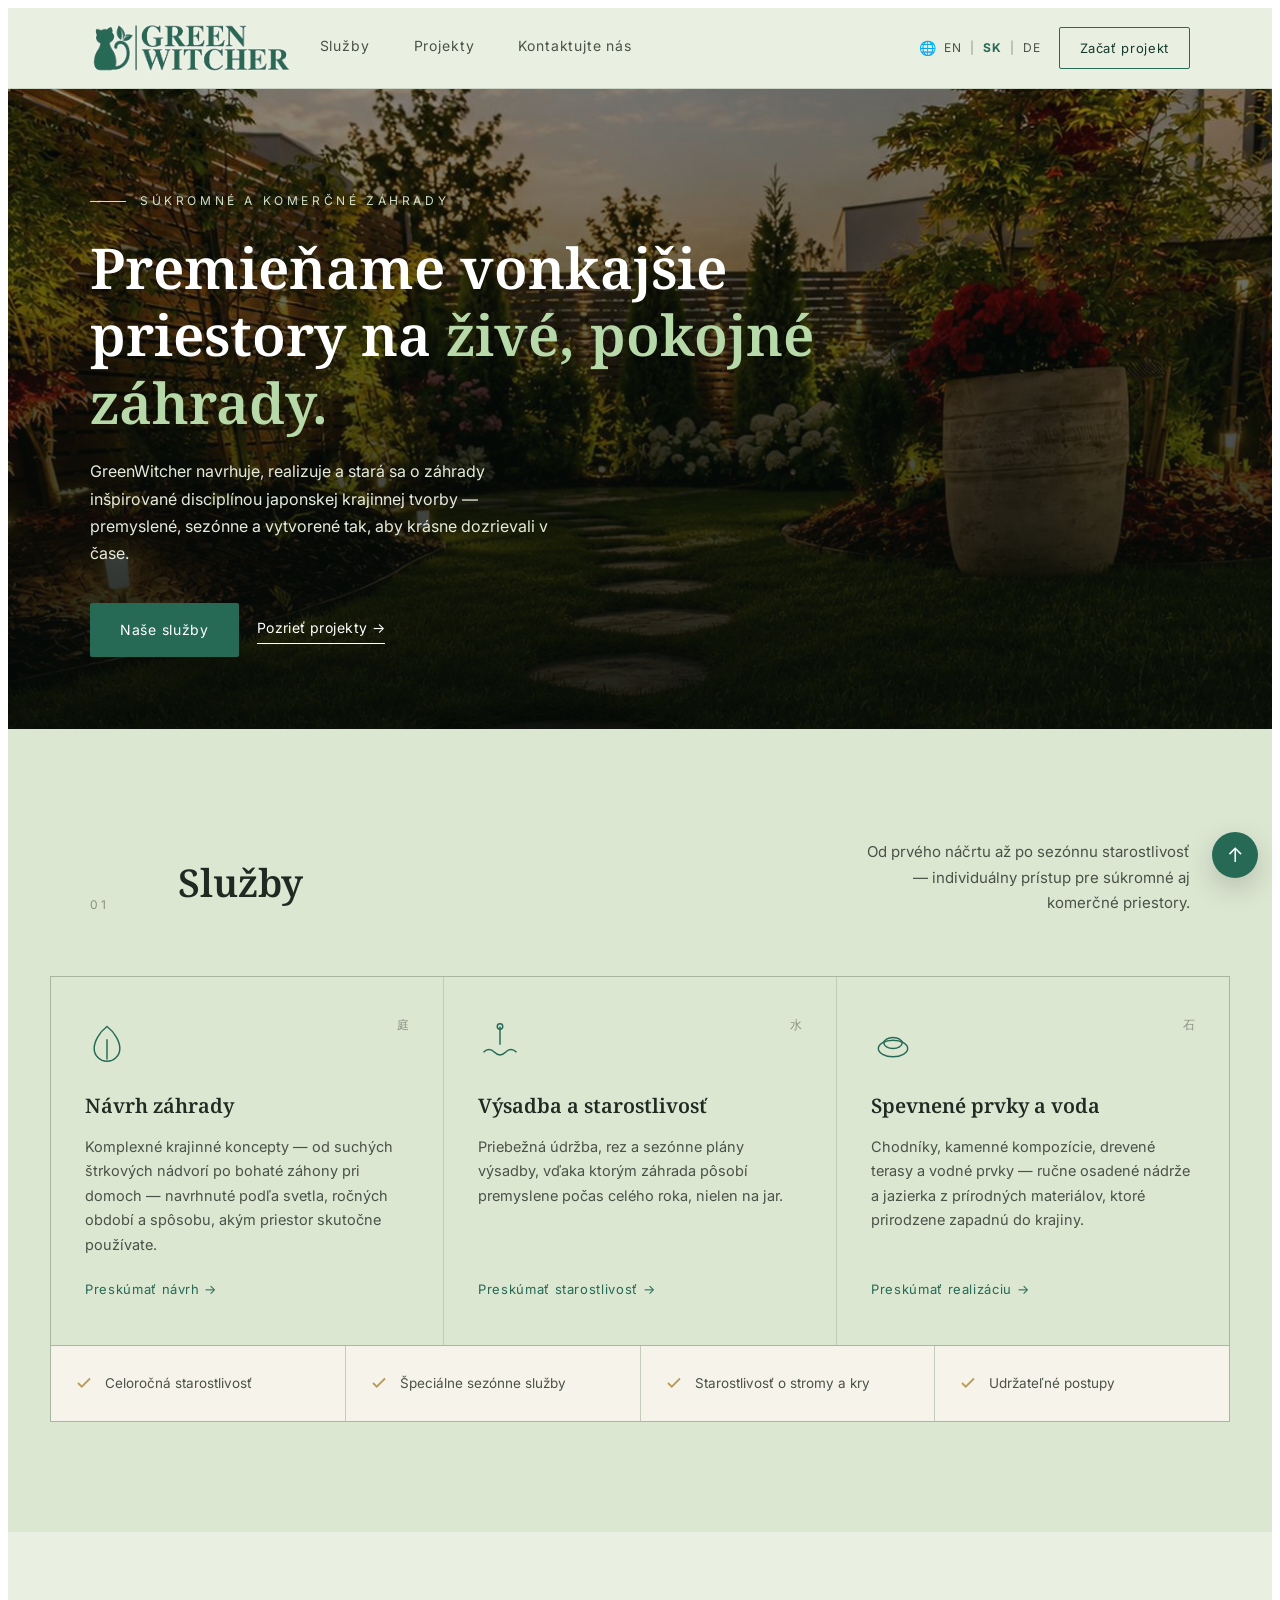
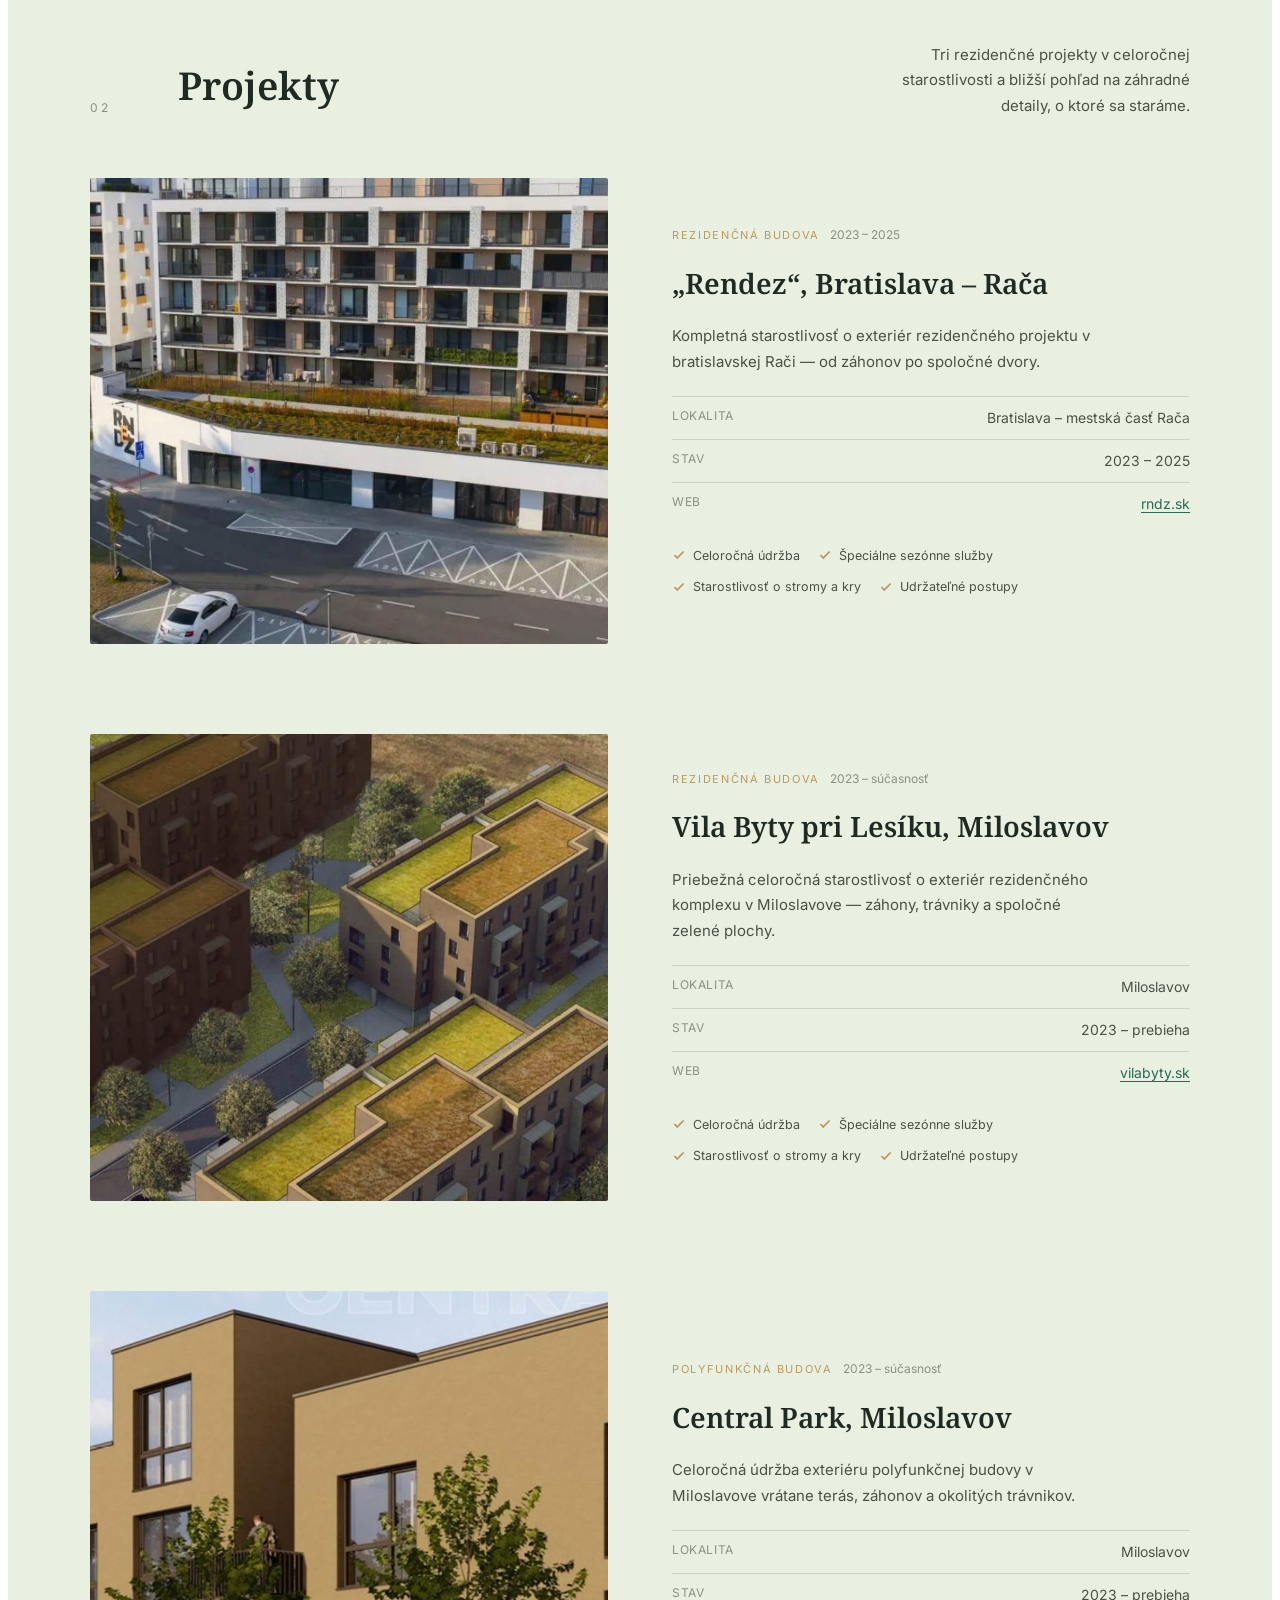
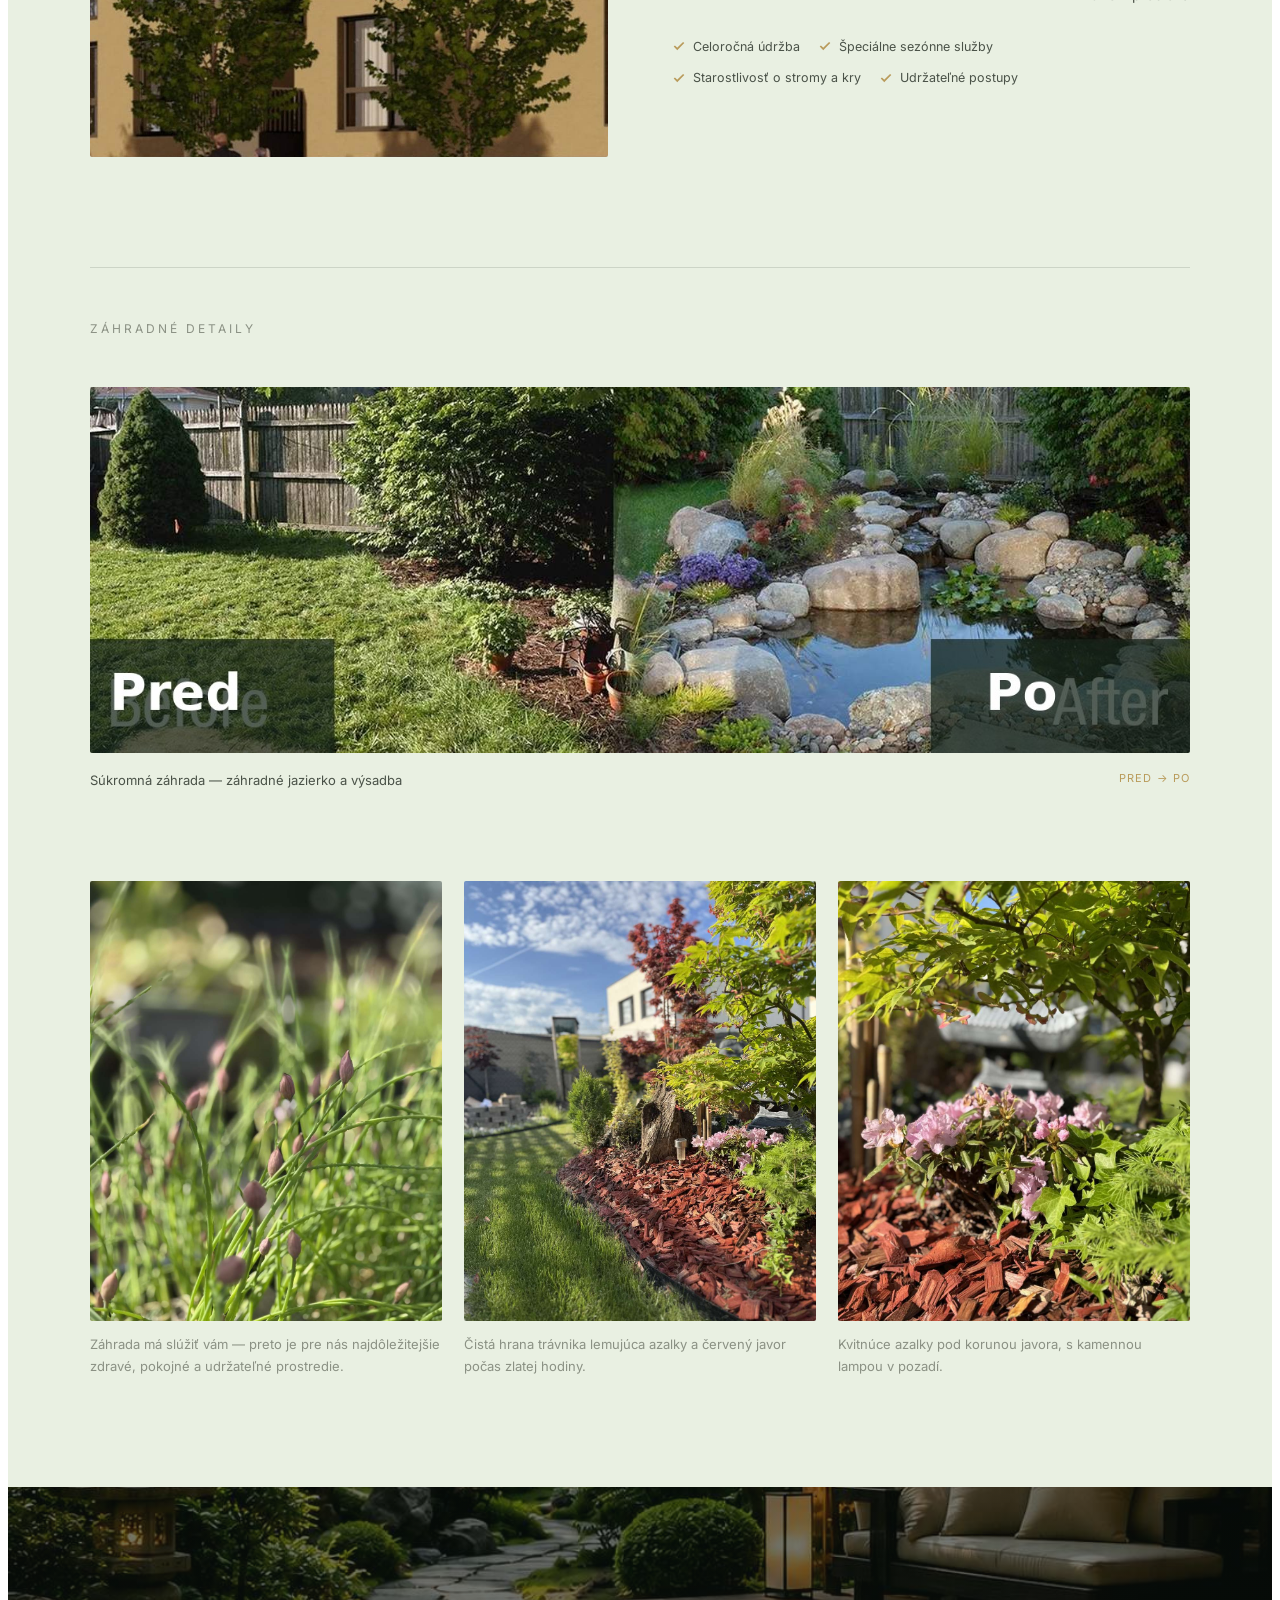
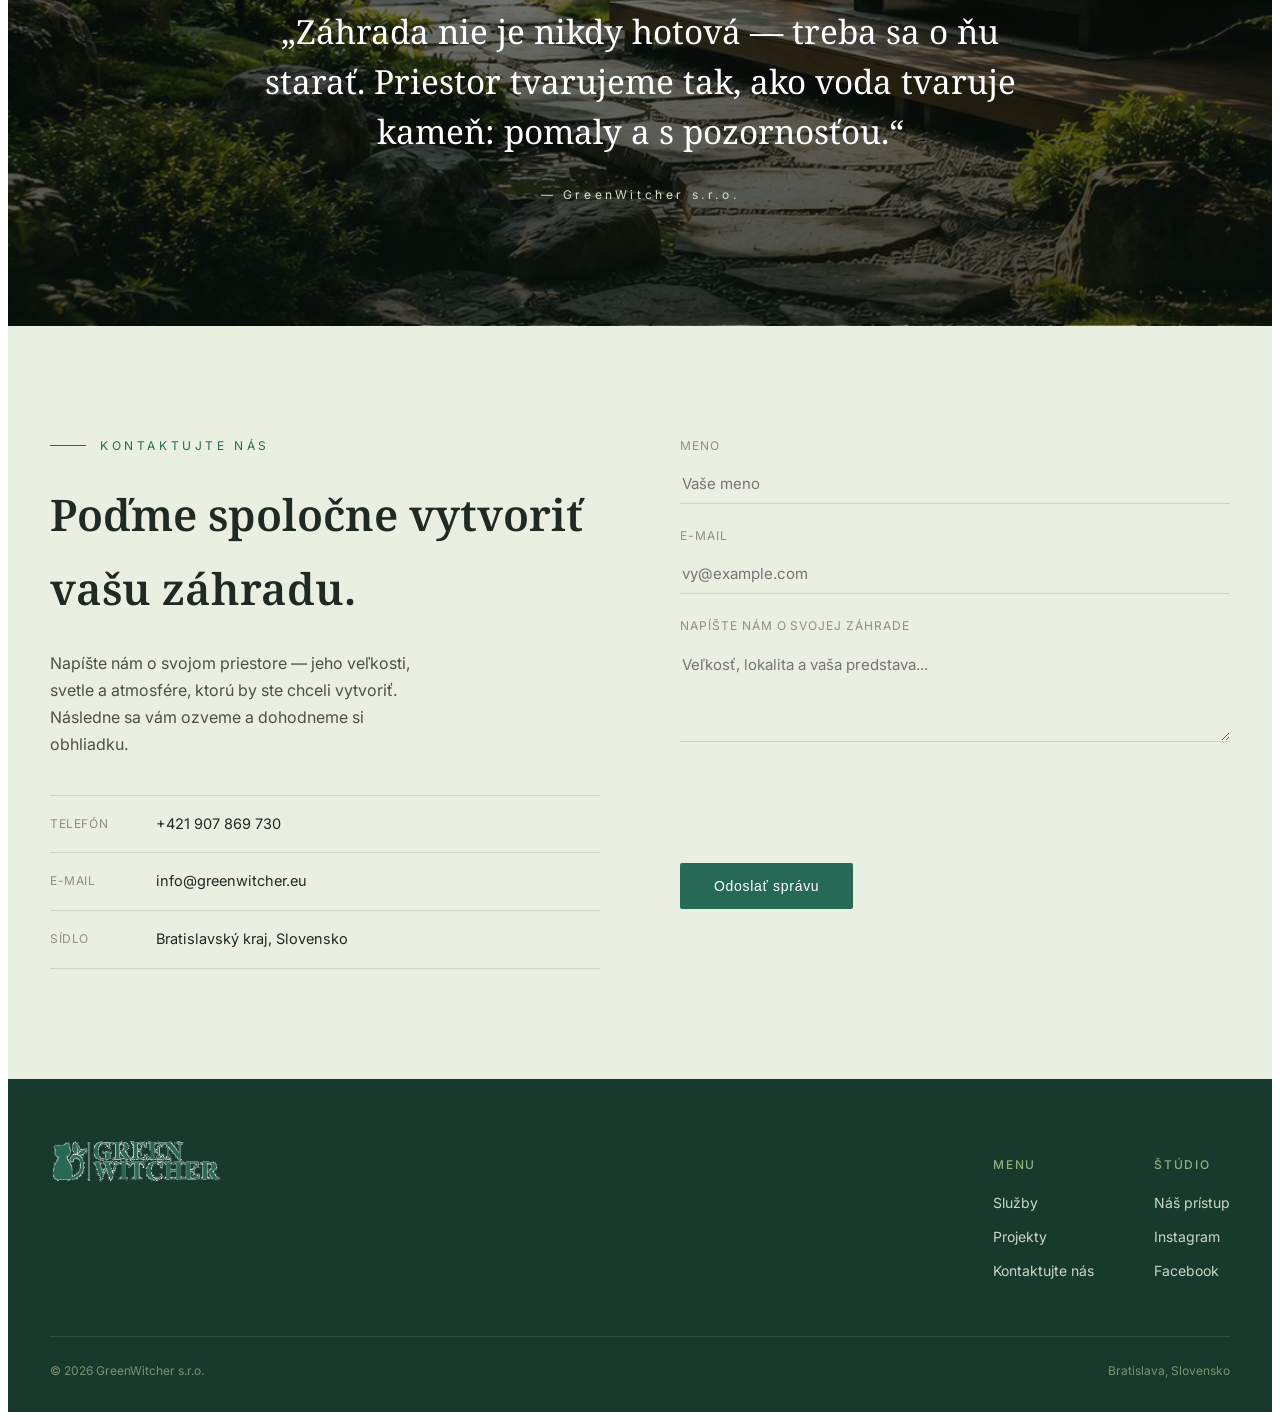
<file: index.html>
<!DOCTYPE html>
<html lang="sk">
<head>
<meta charset="UTF-8">
<meta name="viewport" content="width=device-width, initial-scale=1">
<title>GreenWitcher — Z&#225;hrady v japonskom duchu</title>
<meta name="description" content="GreenWitcher navrhuje, realizuje a star&#225; sa o s&#250;kromn&#233; a komer&#269;n&#233; z&#225;hrady na Slovensku.">
<link rel="preconnect" href="https://fonts.googleapis.com">
<link href="https://fonts.googleapis.com/css2?family=Inter:wght@300;400;500;600;700;800&family=Noto+Serif:wght@400;500;600;700;800&display=swap" rel="stylesheet">
<link rel="stylesheet" href="assets/css/style.css">
<script src="https://challenges.cloudflare.com/turnstile/v0/api.js" async defer></script>
</head>
<body>
<div class="gw-page" id="top">
<header>
  <div class="nav">
    <a href="#" class="logo"><img src="assets/images/gw-image-03.png" alt="GreenWitcher"></a>
    <nav class="menu">
      <a href="#services">Slu&#382;by</a>
      <a href="#projects">Projekty</a>
      <a href="#contact">Kontaktujte n&#225;s</a>
    </nav>
    <div class="nav-right">
      <div class="lang-switcher" aria-label="V&#253;ber jazyka">
        <span class="globe">&#127760;</span>
        <a href="/en/">EN</a>
        <span>|</span>
        <a href="/" class="active">SK</a>
        <span>|</span>
        <a href="/de/">DE</a>
      </div>
      <a href="#contact" class="nav-cta">Za&#269;a&#357; projekt</a>
    </div>
  </div>
</header>

<section class="hero">
  <div class="hero-inner">
    <div class="hero-eyebrow"><span class="rule"></span> S&#218;KROMN&#201; A KOMER&#268;N&#201; Z&#193;HRADY</div>
    <h1>Premie&#328;ame vonkaj&#353;ie priestory na <em>&#382;iv&#233;, pokojn&#233; z&#225;hrady.</em></h1>
    <p class="lede">GreenWitcher navrhuje, realizuje a star&#225; sa o z&#225;hrady in&#353;pirovan&#233; discipl&#237;nou japonskej krajinnej tvorby &#8212; premyslen&#233;, sez&#243;nne a vytvoren&#233; tak, aby kr&#225;sne dozrievali v &#269;ase.</p>
    <div class="hero-actions">
      <a href="#services" class="btn-primary">Na&#353;e slu&#382;by</a>
      <a href="#projects" class="btn-ghost">Pozrie&#357; projekty &#8594;</a>
    </div>
  </div>
</section>

<section class="services section-pad" id="services">
  <div class="wrap">
    <div class="section-head">
      <div class="num">01</div>
      <h2>Slu&#382;by</h2>
      <div class="desc">Od prv&#233;ho n&#225;&#269;rtu a&#382; po sez&#243;nnu starostlivos&#357; &#8212; individu&#225;lny pr&#237;stup pre s&#250;kromn&#233; aj komer&#269;n&#233; priestory.</div>
    </div>
  </div>
  <div class="service-grid">
    <div class="service-card">
      <span class="mark">&#24237;</span>
      <svg class="icon" viewBox="0 0 48 48" fill="none" stroke="currentColor" stroke-width="1.6"><path d="M24 6c-8 6-14 16-14 24a14 14 0 0 0 28 0c0-8-6-18-14-24z"/><path d="M24 20v22"/></svg>
      <h3>N&#225;vrh z&#225;hrady</h3>
      <p>Komplexn&#233; krajinn&#233; koncepty &#8212; od such&#253;ch &#353;trkov&#253;ch n&#225;dvor&#237; po bohat&#233; z&#225;hony pri domoch &#8212; navrhnut&#233; pod&#318;a svetla, ro&#269;n&#253;ch obdob&#237; a sp&#244;sobu, ak&#253;m priestor skuto&#269;ne pou&#382;&#237;vate.</p>
      <a href="#" class="go">Presk&#250;ma&#357; n&#225;vrh &#8594;</a>
    </div>
    <div class="service-card">
      <span class="mark">&#27700;</span>
      <svg class="icon" viewBox="0 0 48 48" fill="none" stroke="currentColor" stroke-width="1.6"><path d="M6 34c4-4 8-4 12 0s8 4 12 0 8-4 12 0"/><path d="M24 6v20"/><circle cx="24" cy="6" r="3"/></svg>
      <h3>V&#253;sadba a starostlivos&#357;</h3>
      <p>Priebe&#382;n&#225; &#250;dr&#382;ba, rez a sez&#243;nne pl&#225;ny v&#253;sadby, v&#271;aka ktor&#253;m z&#225;hrada p&#244;sob&#237; premyslene po&#269;as cel&#233;ho roka, nielen na jar.</p>
      <a href="#" class="go">Presk&#250;ma&#357; starostlivos&#357; &#8594;</a>
    </div>
    <div class="service-card">
      <span class="mark">&#30707;</span>
      <svg class="icon" viewBox="0 0 48 48" fill="none" stroke="currentColor" stroke-width="1.6"><ellipse cx="24" cy="30" rx="16" ry="9"/><ellipse cx="24" cy="24" rx="10" ry="6"/></svg>
      <h3>Spevnen&#233; prvky a voda</h3>
      <p>Chodn&#237;ky, kamenn&#233; kompoz&#237;cie, dreven&#233; terasy a vodn&#233; prvky &#8212; ru&#269;ne osaden&#233; n&#225;dr&#382;e a jazierka z pr&#237;rodn&#253;ch materi&#225;lov, ktor&#233; prirodzene zapadn&#250; do krajiny.</p>
      <a href="#" class="go">Presk&#250;ma&#357; realiz&#225;ciu &#8594;</a>
    </div>
  </div>
  <div class="checklist-row">
    <div class="check-item"><svg viewBox="0 0 24 24" fill="none" stroke="currentColor" stroke-width="2.4"><path d="M4 12l5 5L20 6"/></svg> Celoro&#269;n&#225; starostlivos&#357;</div>
    <div class="check-item"><svg viewBox="0 0 24 24" fill="none" stroke="currentColor" stroke-width="2.4"><path d="M4 12l5 5L20 6"/></svg> &#352;peci&#225;lne sez&#243;nne slu&#382;by</div>
    <div class="check-item"><svg viewBox="0 0 24 24" fill="none" stroke="currentColor" stroke-width="2.4"><path d="M4 12l5 5L20 6"/></svg> Starostlivos&#357; o stromy a kry</div>
    <div class="check-item"><svg viewBox="0 0 24 24" fill="none" stroke="currentColor" stroke-width="2.4"><path d="M4 12l5 5L20 6"/></svg> Udr&#382;ate&#318;n&#233; postupy</div>
  </div>
</section>

<section class="section-pad" id="projects">
  <div class="wrap">
    <div class="section-head">
      <div class="num">02</div>
      <h2>Projekty</h2>
      <div class="desc">Tri reziden&#269;n&#233; projekty v celoro&#269;nej starostlivosti a bli&#382;&#353;&#237; poh&#318;ad na z&#225;hradn&#233; detaily, o ktor&#233; sa star&#225;me.</div>
    </div>

    <div class="project-feature">
      <img src="assets/images/gw-image-04.jpg" alt="Rendez residential building, Bratislava">
      <div>
        <div class="project-meta"><span class="tag">Reziden&#269;n&#225; budova</span><span class="year">2023 &#8211; 2025</span></div>
        <h3>&#8222;Rendez&#8220;, Bratislava &#8211; Ra&#269;a</h3>
        <p>Kompletn&#225; starostlivos&#357; o exteri&#233;r reziden&#269;n&#233;ho projektu v bratislavskej Ra&#269;i &#8212; od z&#225;honov po spolo&#269;n&#233; dvory.</p>
        <ul class="spec-list">
          <li><span>Lokalita</span><span>Bratislava &#8211; mestsk&#225; &#269;as&#357; Ra&#269;a</span></li>
          <li><span>Stav</span><span>2023 &#8211; 2025</span></li>
          <li><span>Web</span><span><a href="http://rndz.sk/" target="_blank" rel="noopener">rndz.sk</a></span></li>
        </ul>
        <div class="feature-pills">
          <span><svg viewBox="0 0 24 24" fill="none" stroke="currentColor" stroke-width="3"><path d="M4 12l5 5L20 6"/></svg>Celoro&#269;n&#225; &#250;dr&#382;ba</span>
          <span><svg viewBox="0 0 24 24" fill="none" stroke="currentColor" stroke-width="3"><path d="M4 12l5 5L20 6"/></svg>&#352;peci&#225;lne sez&#243;nne slu&#382;by</span>
          <span><svg viewBox="0 0 24 24" fill="none" stroke="currentColor" stroke-width="3"><path d="M4 12l5 5L20 6"/></svg>Starostlivos&#357; o stromy a kry</span>
          <span><svg viewBox="0 0 24 24" fill="none" stroke="currentColor" stroke-width="3"><path d="M4 12l5 5L20 6"/></svg>Udr&#382;ate&#318;n&#233; postupy</span>
        </div>
      </div>
    </div>

    <div class="project-feature">
      <img src="assets/images/gw-image-05.jpg" alt="Vila Byty pri Les&#237;ku residential building, Miloslavov">
      <div>
        <div class="project-meta"><span class="tag">Reziden&#269;n&#225; budova</span><span class="year">2023 &#8211; s&#250;&#269;asnos&#357;</span></div>
        <h3>Vila Byty pri Les&#237;ku, Miloslavov</h3>
        <p>Priebe&#382;n&#225; celoro&#269;n&#225; starostlivos&#357; o exteri&#233;r reziden&#269;n&#233;ho komplexu v Miloslavove &#8212; z&#225;hony, tr&#225;vniky a spolo&#269;n&#233; zelen&#233; plochy.</p>
        <ul class="spec-list">
          <li><span>Lokalita</span><span>Miloslavov</span></li>
          <li><span>Stav</span><span>2023 &#8211; prebieha</span></li>
          <li><span>Web</span><span><a href="https://vilabyty.sk/" target="_blank" rel="noopener">vilabyty.sk</a></span></li>
        </ul>
        <div class="feature-pills">
          <span><svg viewBox="0 0 24 24" fill="none" stroke="currentColor" stroke-width="3"><path d="M4 12l5 5L20 6"/></svg>Celoro&#269;n&#225; &#250;dr&#382;ba</span>
          <span><svg viewBox="0 0 24 24" fill="none" stroke="currentColor" stroke-width="3"><path d="M4 12l5 5L20 6"/></svg>&#352;peci&#225;lne sez&#243;nne slu&#382;by</span>
          <span><svg viewBox="0 0 24 24" fill="none" stroke="currentColor" stroke-width="3"><path d="M4 12l5 5L20 6"/></svg>Starostlivos&#357; o stromy a kry</span>
          <span><svg viewBox="0 0 24 24" fill="none" stroke="currentColor" stroke-width="3"><path d="M4 12l5 5L20 6"/></svg>Udr&#382;ate&#318;n&#233; postupy</span>
        </div>
      </div>
    </div>

    <div class="project-feature">
      <img src="assets/images/gw-image-06.jpg" alt="Central Park Miloslavov polyfunctional building">
      <div>
        <div class="project-meta"><span class="tag">Polyfunk&#269;n&#225; budova</span><span class="year">2023 &#8211; s&#250;&#269;asnos&#357;</span></div>
        <h3>Central Park, Miloslavov</h3>
        <p>Celoro&#269;n&#225; &#250;dr&#382;ba exteri&#233;ru polyfunk&#269;nej budovy v Miloslavove vr&#225;tane ter&#225;s, z&#225;honov a okolit&#253;ch tr&#225;vnikov.</p>
        <ul class="spec-list">
          <li><span>Lokalita</span><span>Miloslavov</span></li>
          <li><span>Stav</span><span>2023 &#8211; prebieha</span></li>
        </ul>
        <div class="feature-pills">
          <span><svg viewBox="0 0 24 24" fill="none" stroke="currentColor" stroke-width="3"><path d="M4 12l5 5L20 6"/></svg>Celoro&#269;n&#225; &#250;dr&#382;ba</span>
          <span><svg viewBox="0 0 24 24" fill="none" stroke="currentColor" stroke-width="3"><path d="M4 12l5 5L20 6"/></svg>&#352;peci&#225;lne sez&#243;nne slu&#382;by</span>
          <span><svg viewBox="0 0 24 24" fill="none" stroke="currentColor" stroke-width="3"><path d="M4 12l5 5L20 6"/></svg>Starostlivos&#357; o stromy a kry</span>
          <span><svg viewBox="0 0 24 24" fill="none" stroke="currentColor" stroke-width="3"><path d="M4 12l5 5L20 6"/></svg>Udr&#382;ate&#318;n&#233; postupy</span>
        </div>
      </div>
    </div>

    <div style="margin:20px 0 46px; padding-top:46px; border-top:1px solid var(--stone-line);">
      <span style="font-size:12px; letter-spacing:0.25em; text-transform:uppercase; color:var(--stone);">Z&#225;hradn&#233; detaily</span>
    </div>

    <div class="pond-banner">
      <img src="assets/images/gw-image-07-sk.jpg" alt="Pond before and after transformation">
      <div class="cap">
        <span>S&#250;kromn&#225; z&#225;hrada &#8212; z&#225;hradn&#233; jazierko a v&#253;sadba</span>
        <span class="tag">Pred &#8594; Po</span>
      </div>
    </div>

    <div class="gallery-grid">
      <figure>
        <img src="assets/images/gw-image-08.jpg" alt="Planting bed with stone lantern and Japanese maple">
        <figcaption>Z&#225;hrada m&#225; sl&#250;&#382;i&#357; v&#225;m &#8212; preto je pre n&#225;s najd&#244;le&#382;itej&#353;ie zdrav&#233;, pokojn&#233; a udr&#382;ate&#318;n&#233; prostredie.</figcaption>
      </figure>
      <figure>
        <img src="assets/images/gw-image-09.jpg" alt="Lawn edge with azaleas at golden hour">
        <figcaption>&#268;ist&#225; hrana tr&#225;vnika lemuj&#250;ca azalky a &#269;erven&#253; javor po&#269;as zlatej hodiny.</figcaption>
      </figure>
      <figure>
        <img src="assets/images/gw-image-10.jpg" alt="Azalea blooms beneath a Japanese maple with stone lantern">
        <figcaption>Kvitn&#250;ce azalky pod korunou javora, s kamennou lampou v pozad&#237;.</figcaption>
      </figure>
    </div>
  </div>
</section>

<section class="philosophy">
  <p class="quote">&#8222;Z&#225;hrada nie je nikdy hotov&#225; &#8212; treba sa o &#328;u stara&#357;. Priestor tvarujeme tak, ako voda tvaruje kame&#328;: pomaly a s pozornos&#357;ou.&#8220;</p>
  <div class="signoff">&#8212; GreenWitcher s.r.o.</div>
</section>

<section class="section-pad" id="contact">
  <div class="contact-grid">
    <div class="contact-info">
      <div class="hero-eyebrow" style="color:var(--brand)"><span class="rule" style="background:var(--brand)"></span> KONTAKTUJTE N&#193;S</div>
      <h2>Po&#271;me spolo&#269;ne vytvori&#357; va&#353;u z&#225;hradu.</h2>
      <p>Nap&#237;&#353;te n&#225;m o svojom priestore &#8212; jeho ve&#318;kosti, svetle a atmosf&#233;re, ktor&#250; by ste chceli vytvori&#357;. N&#225;sledne sa v&#225;m ozveme a dohodneme si obhliadku.</p>
      <div class="info-line"><span class="label">Telef&#243;n</span><span>+421 907 869 730</span></div>
      <div class="info-line"><span class="label">E-mail</span><span>info@greenwitcher.eu</span></div>
      <div class="info-line"><span class="label">S&#237;dlo</span><span>Bratislavsk&#253; kraj, Slovensko</span></div>
    </div>
    <form class="contact-form" data-lang="sk">
      <div class="field"><label>Meno</label><input type="text" name="name" autocomplete="name" maxlength="100" required placeholder="Vaše meno"></div>
      <div class="field"><label>E-mail</label><input type="email" name="email" autocomplete="email" maxlength="254" required placeholder="vy@example.com"></div>
      <div class="field"><label>Napíšte nám o svojej záhrade</label><textarea name="message" rows="4" minlength="10" maxlength="3000" required placeholder="Veľkosť, lokalita a vaša predstava..."></textarea></div>
      <div class="hp-field" aria-hidden="true"><label>Website<input type="text" name="website" tabindex="-1" autocomplete="off"></label></div>
      <div class="cf-turnstile" data-sitekey="0x4AAAAAAD3UXM8Ik8LOrigP" data-theme="light" aria-label="Overenie proti spamu"></div>
      <button class="submit-btn" type="submit" data-default="Odoslať správu" data-sending="Odosielam...">Odoslať správu</button>
      <p class="form-status" role="status" aria-live="polite" data-success="Ďakujeme! Vaša správa bola odoslaná. Čoskoro sa vám ozveme." data-error="Správu sa nepodarilo odoslať. Skúste to znova alebo nám napíšte na info@greenwitcher.eu."></p>
    </form>
  </div>
</section>

<footer>
  <div class="footer-top">
    <div class="footer-logo"><img src="assets/images/gw-image-11.png" alt="GreenWitcher"></div>
    <div class="footer-links">
      <div class="footer-col">
        <h4>Menu</h4>
        <a href="#services">Slu&#382;by</a>
        <a href="#projects">Projekty</a>
        <a href="#contact">Kontaktujte n&#225;s</a>
      </div>
      <div class="footer-col">
        <h4>&#352;t&#250;dio</h4>
        <a href="#">N&#225;&#353; pr&#237;stup</a>
        <a href="#">Instagram</a>
        <a href="#">Facebook</a>
      </div>
    </div>
  </div>
  <div class="footer-bottom">
    <span>&#169; 2026 GreenWitcher s.r.o.</span>
    <span>Bratislava, Slovensko</span>
  </div>
</footer>
<a href="#top" class="back-to-top" aria-label="Sp&#228;&#357; hore">&#8593;</a>
</div>

<script src="assets/js/contact-form.js" defer></script>
</body>
</html>
</file>
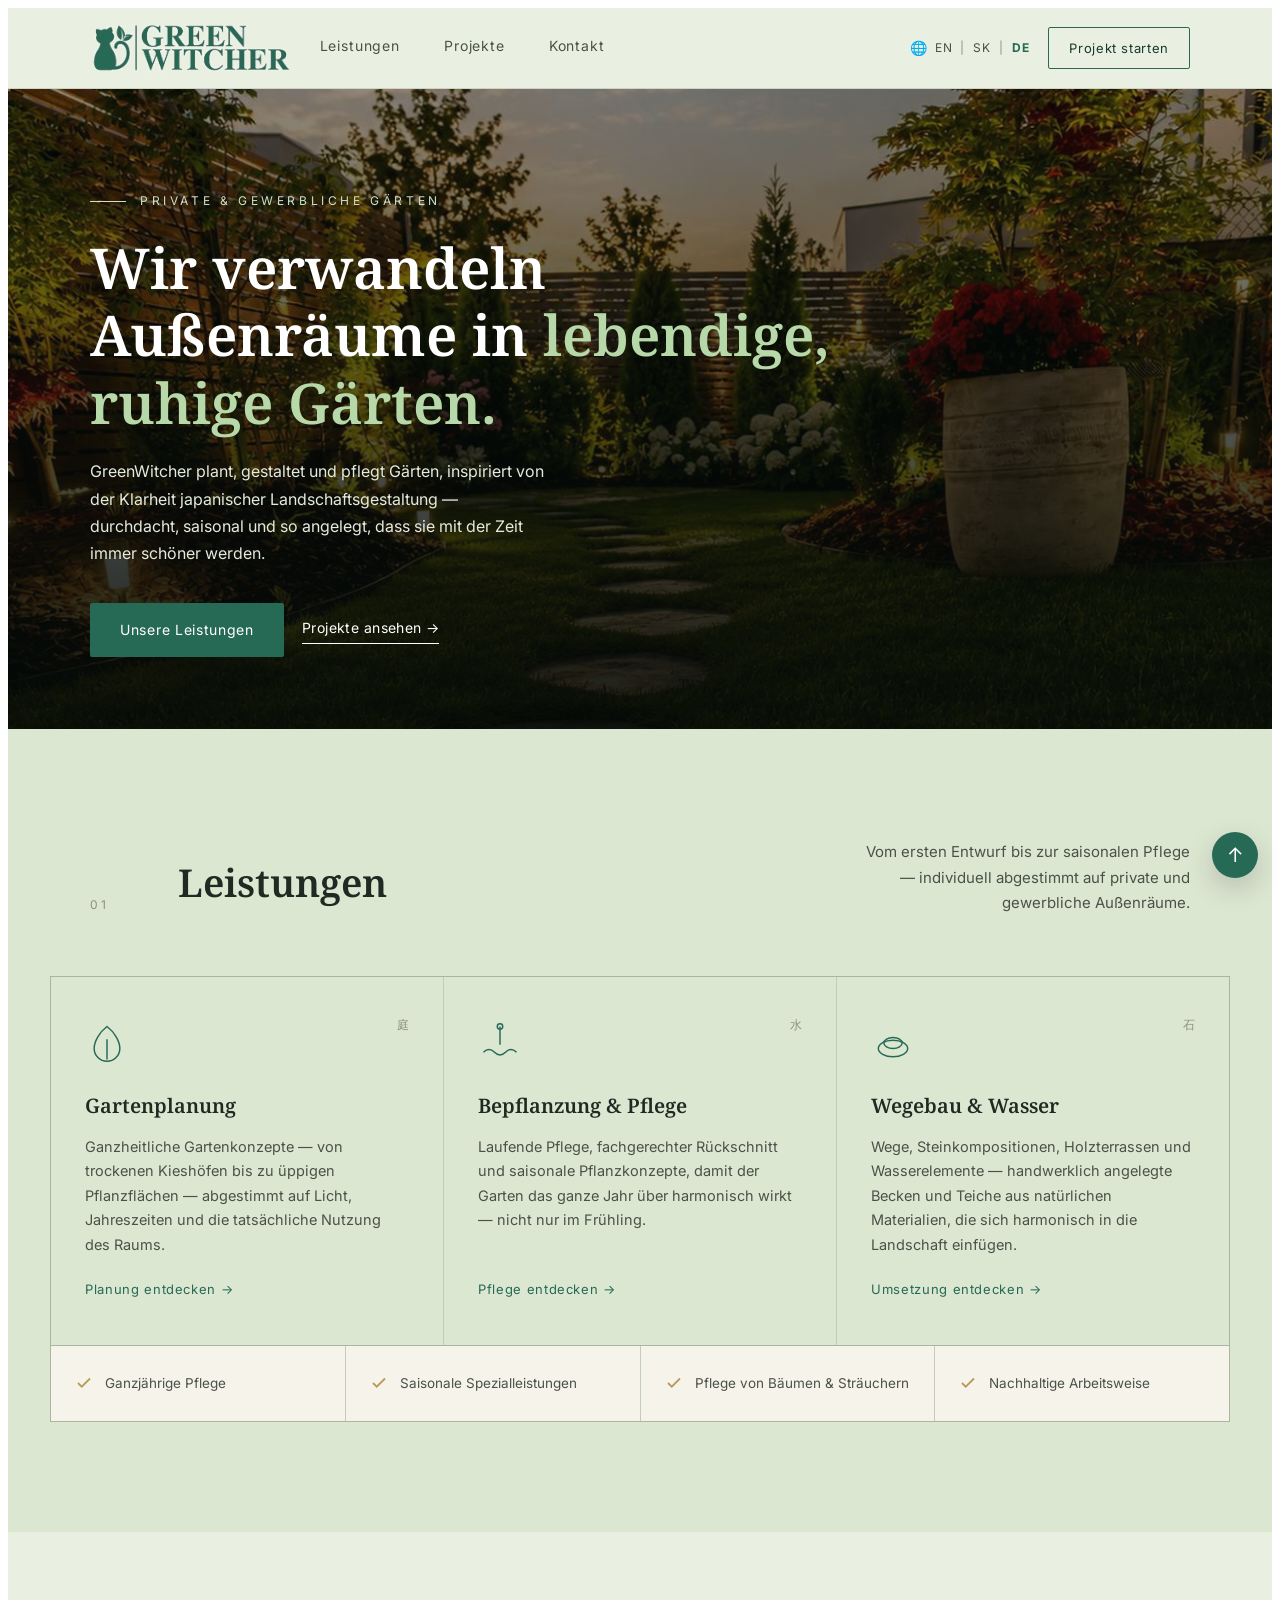
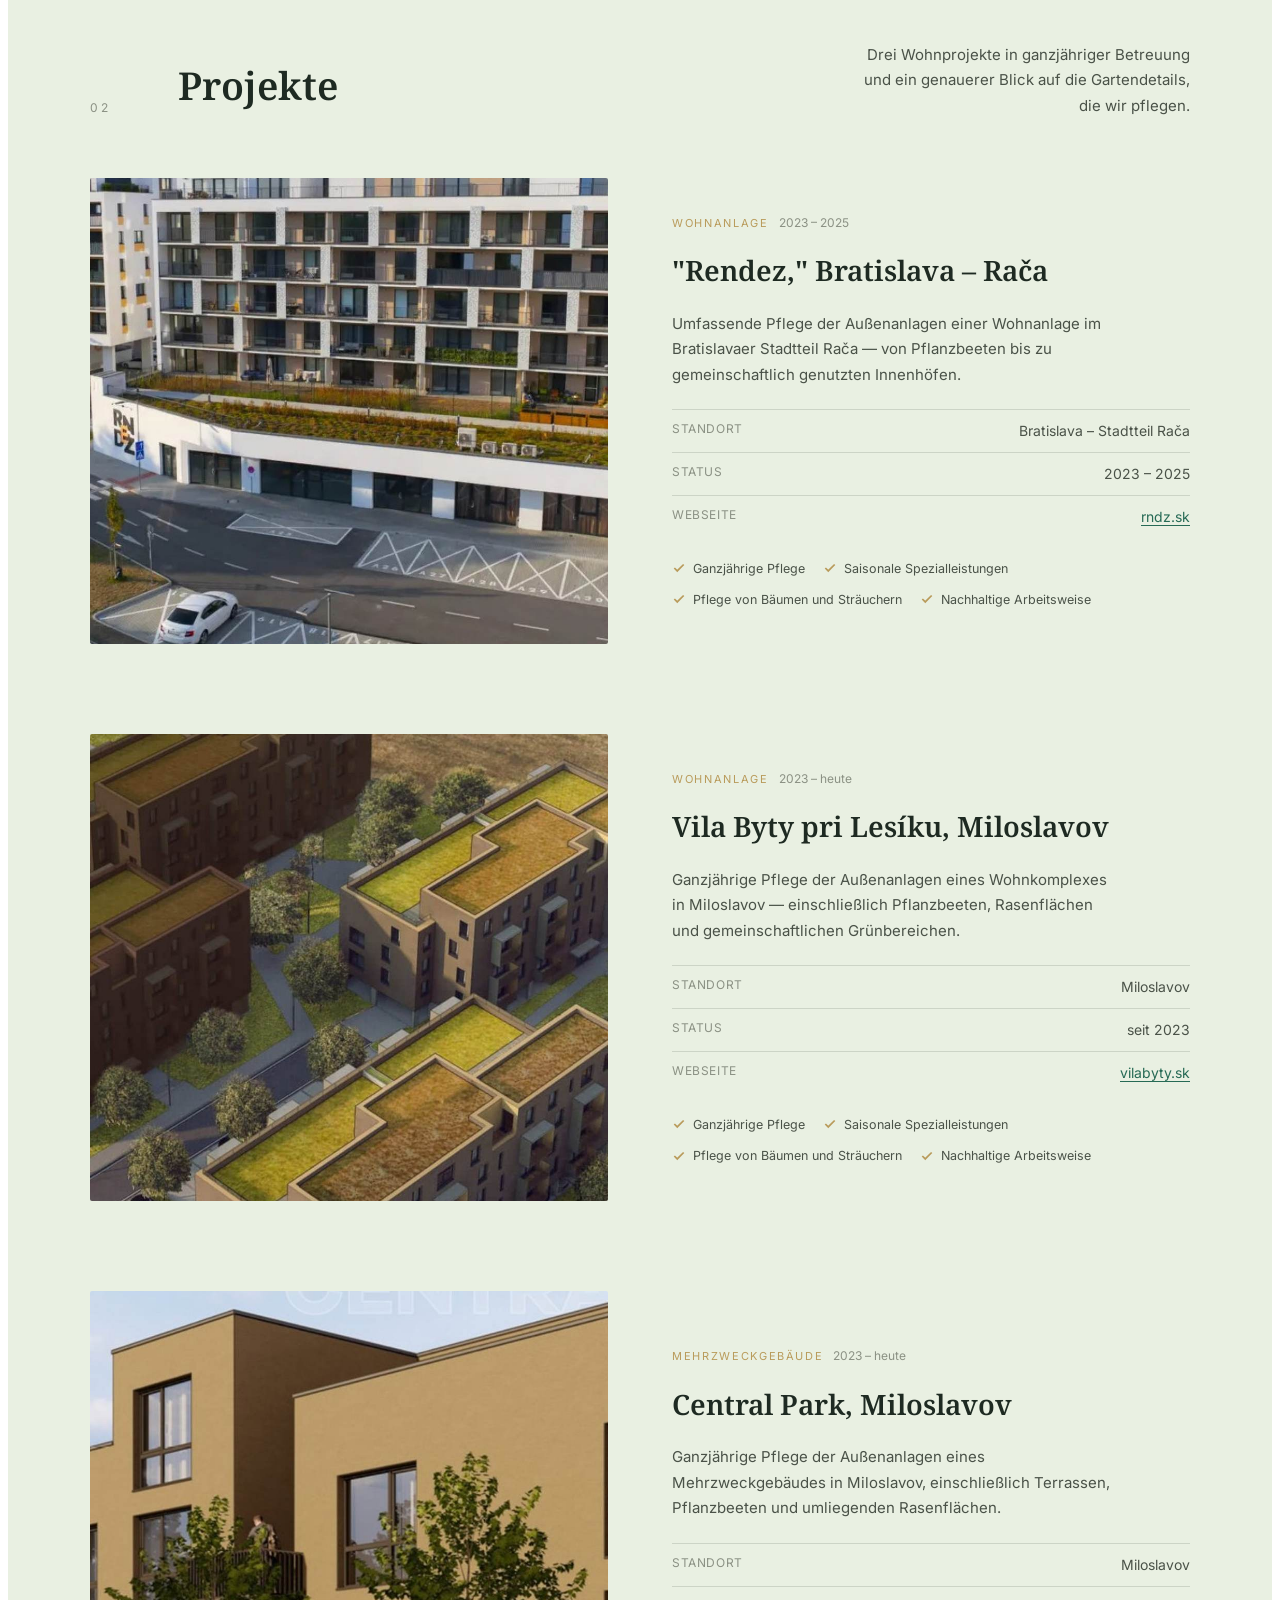
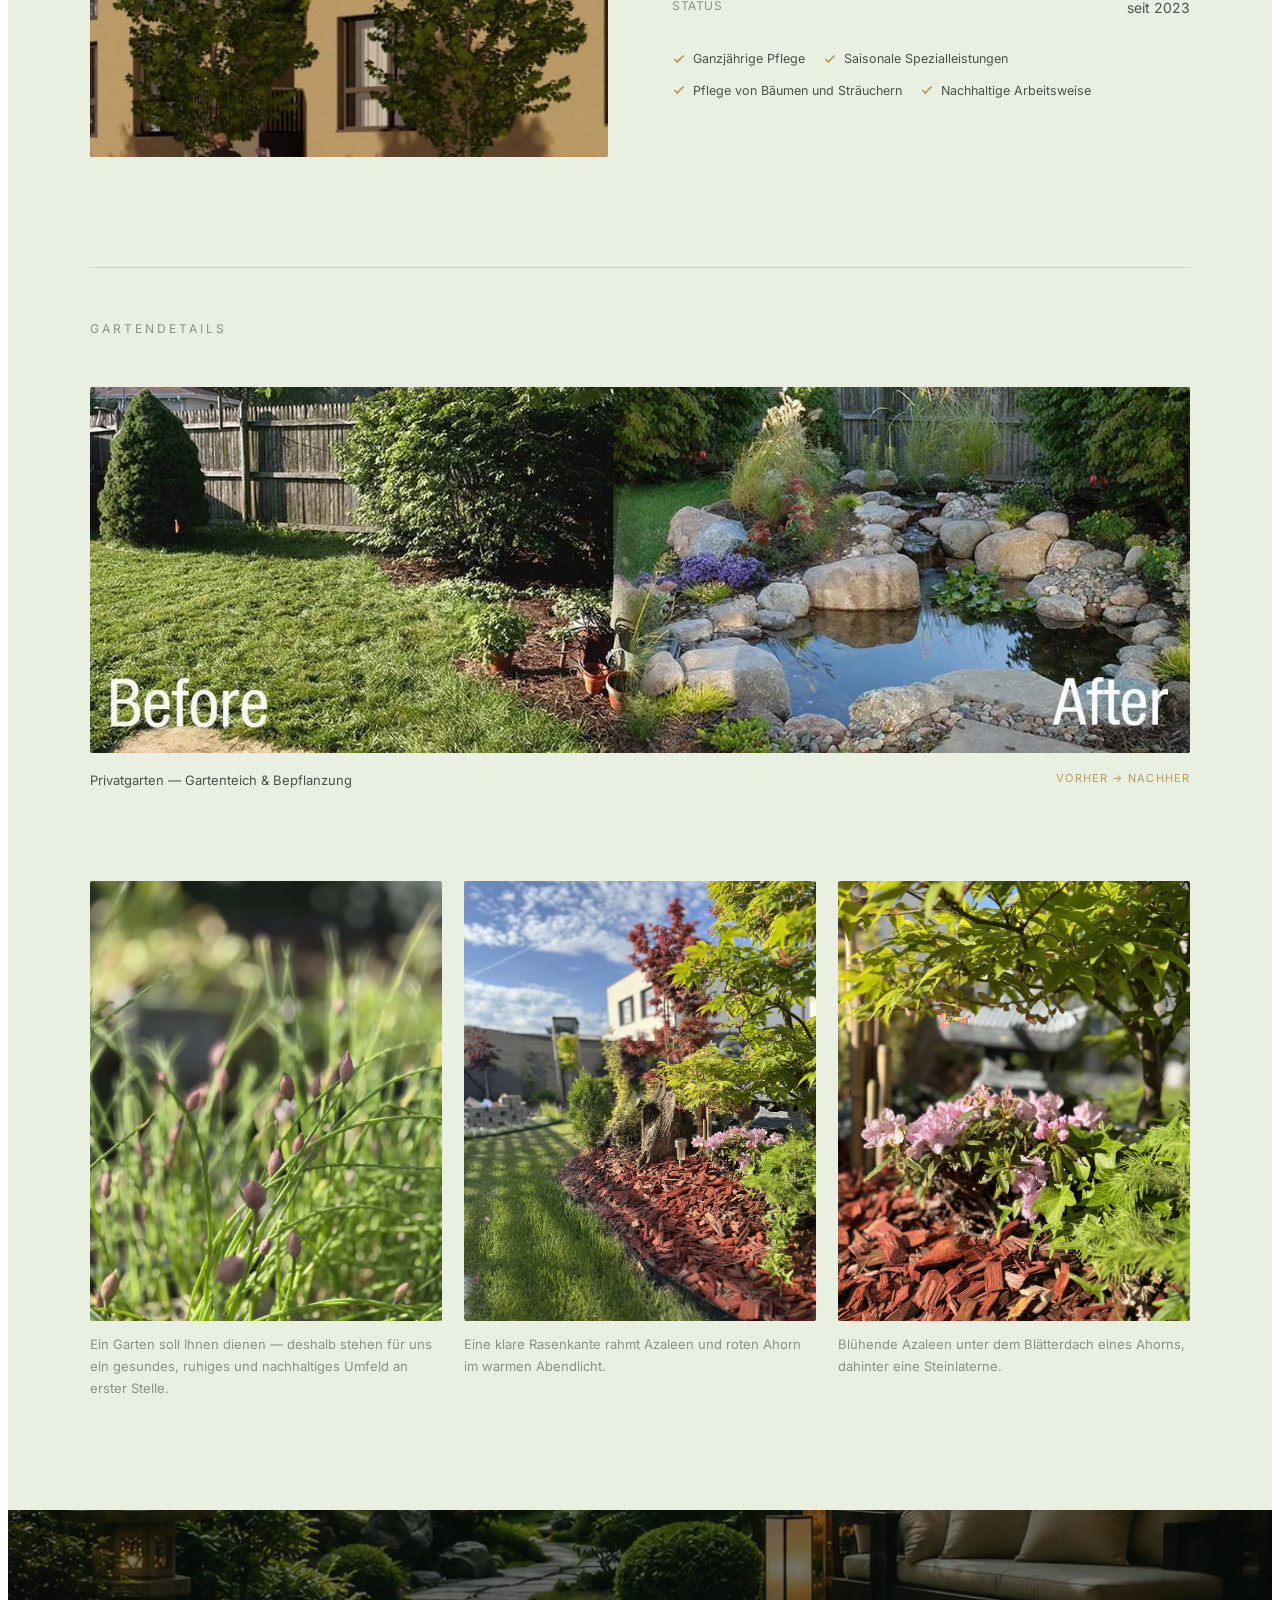
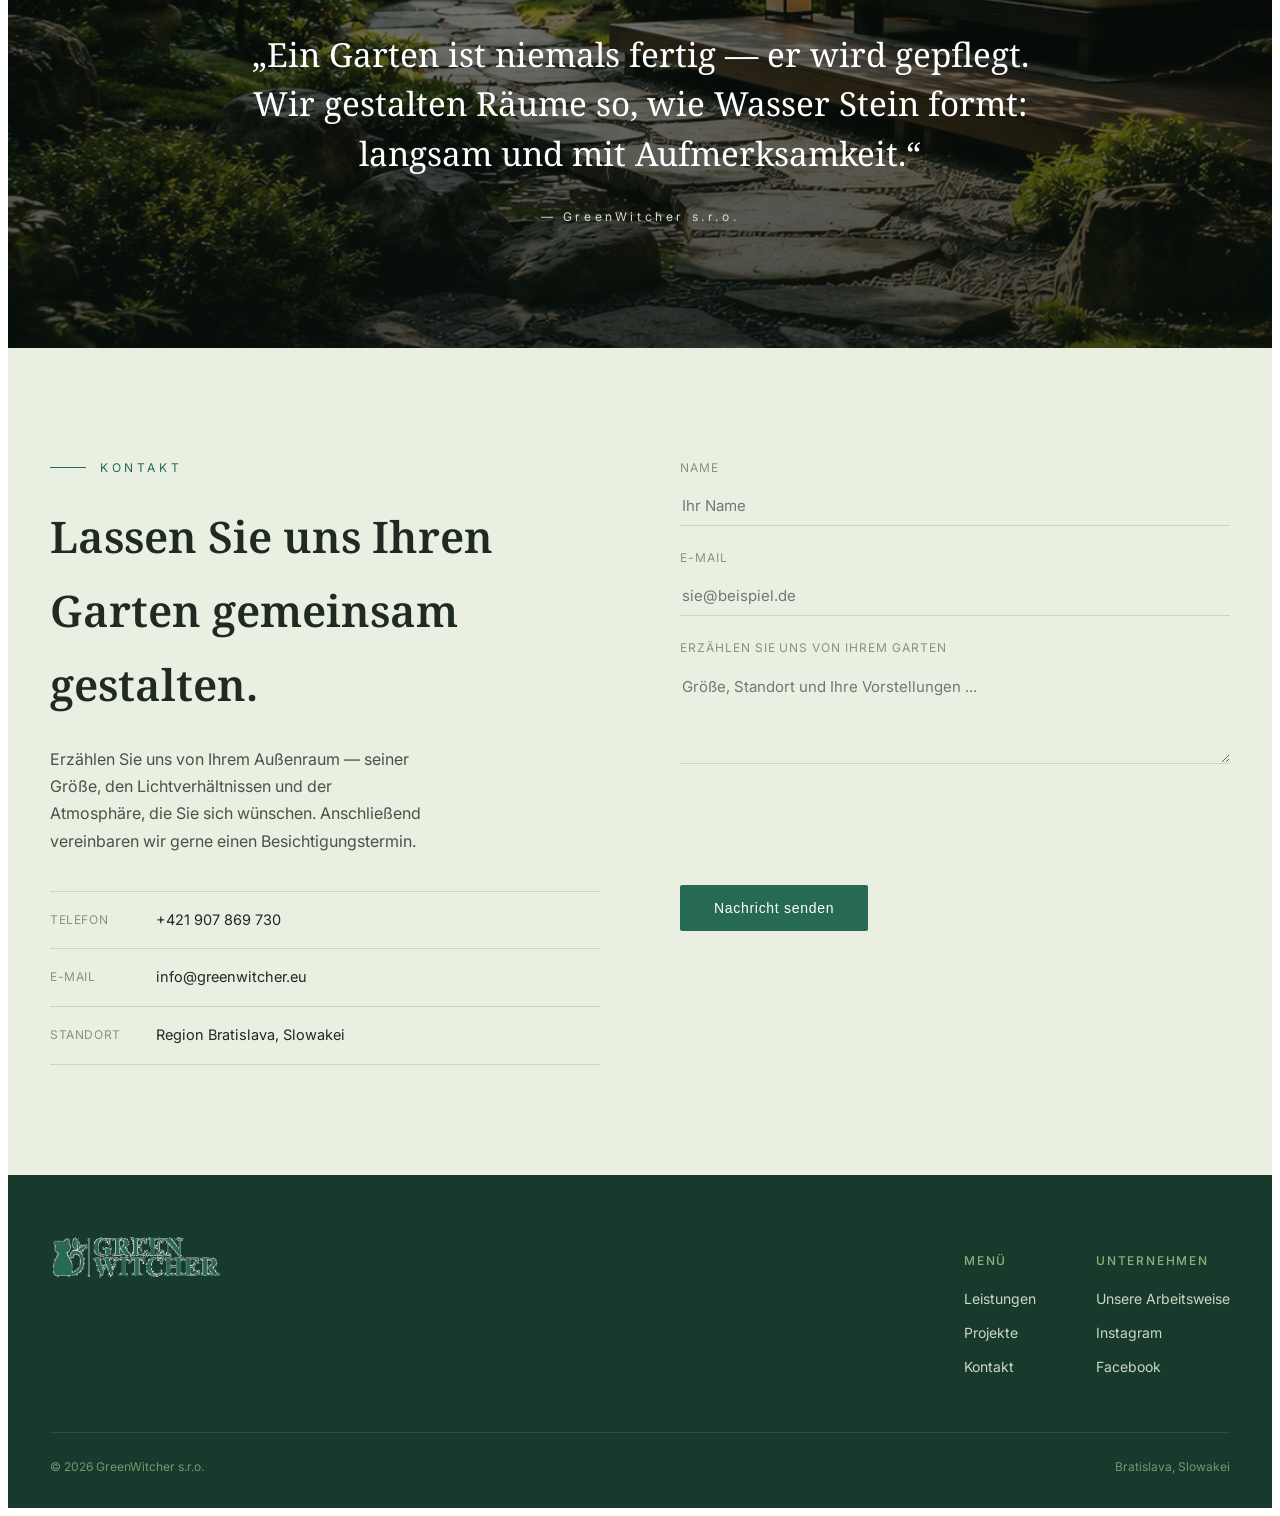
<file: de/index.html>
<!DOCTYPE html>
<html lang="de">
<head>
<meta charset="UTF-8">
<meta name="viewport" content="width=device-width, initial-scale=1">
<title>GreenWitcher — Gärten im japanischen Geist</title>
<meta name="description" content="GreenWitcher plant, gestaltet und pflegt private und gewerbliche Gärten in der Slowakei.">
<link rel="preconnect" href="https://fonts.googleapis.com">
<link href="https://fonts.googleapis.com/css2?family=Inter:wght@300;400;500;600;700;800&family=Noto+Serif:wght@400;500;600;700;800&display=swap" rel="stylesheet">
<link rel="stylesheet" href="../assets/css/style.css">
<script src="https://challenges.cloudflare.com/turnstile/v0/api.js" async defer></script>
</head>
<body>
<div class="gw-page" id="top">
<header>
  <div class="nav">
    <a href="#" class="logo"><img src="../assets/images/gw-image-03.png" alt="GreenWitcher"></a>
    <nav class="menu">
      <a href="#services">Leistungen</a>
      <a href="#projects">Projekte</a>
      <a href="#contact">Kontakt</a>
    </nav>
    <div class="nav-right">
      <div class="lang-switcher" aria-label="Sprachauswahl">
        <span class="globe">🌐</span>
        <a href="/en/">EN</a>
        <span>|</span>
        <a href="/">SK</a>
        <span>|</span>
        <a href="/de/" class="active">DE</a>
      </div>
      <a href="#contact" class="nav-cta">Projekt starten</a>
    </div>
  </div>
</header>

<section class="hero">
  <div class="hero-inner">
    <div class="hero-eyebrow"><span class="rule"></span> PRIVATE &amp; GEWERBLICHE GÄRTEN</div>
    <h1>Wir verwandeln Außenräume in <em>lebendige, ruhige Gärten.</em></h1>
    <p class="lede">GreenWitcher plant, gestaltet und pflegt Gärten, inspiriert von der Klarheit japanischer Landschaftsgestaltung — durchdacht, saisonal und so angelegt, dass sie mit der Zeit immer schöner werden.</p>
    <div class="hero-actions">
      <a href="#services" class="btn-primary">Unsere Leistungen</a>
      <a href="#projects" class="btn-ghost">Projekte ansehen →</a>
    </div>
  </div>
</section>

<section class="services section-pad" id="services">
  <div class="wrap">
    <div class="section-head">
      <div class="num">01</div>
      <h2>Leistungen</h2>
      <div class="desc">Vom ersten Entwurf bis zur saisonalen Pflege — individuell abgestimmt auf private und gewerbliche Außenräume.</div>
    </div>
  </div>
  <div class="service-grid">
    <div class="service-card">
      <span class="mark">庭</span>
      <svg class="icon" viewBox="0 0 48 48" fill="none" stroke="currentColor" stroke-width="1.6"><path d="M24 6c-8 6-14 16-14 24a14 14 0 0 0 28 0c0-8-6-18-14-24z"/><path d="M24 20v22"/></svg>
      <h3>Gartenplanung</h3>
      <p>Ganzheitliche Gartenkonzepte — von trockenen Kieshöfen bis zu üppigen Pflanzflächen — abgestimmt auf Licht, Jahreszeiten und die tatsächliche Nutzung des Raums.</p>
      <a href="#" class="go">Planung entdecken →</a>
    </div>
    <div class="service-card">
      <span class="mark">水</span>
      <svg class="icon" viewBox="0 0 48 48" fill="none" stroke="currentColor" stroke-width="1.6"><path d="M6 34c4-4 8-4 12 0s8 4 12 0 8-4 12 0"/><path d="M24 6v20"/><circle cx="24" cy="6" r="3"/></svg>
      <h3>Bepflanzung &amp; Pflege</h3>
      <p>Laufende Pflege, fachgerechter Rückschnitt und saisonale Pflanzkonzepte, damit der Garten das ganze Jahr über harmonisch wirkt — nicht nur im Frühling.</p>
      <a href="#" class="go">Pflege entdecken →</a>
    </div>
    <div class="service-card">
      <span class="mark">石</span>
      <svg class="icon" viewBox="0 0 48 48" fill="none" stroke="currentColor" stroke-width="1.6"><ellipse cx="24" cy="30" rx="16" ry="9"/><ellipse cx="24" cy="24" rx="10" ry="6"/></svg>
      <h3>Wegebau &amp; Wasser</h3>
      <p>Wege, Steinkompositionen, Holzterrassen und Wasserelemente — handwerklich angelegte Becken und Teiche aus natürlichen Materialien, die sich harmonisch in die Landschaft einfügen.</p>
      <a href="#" class="go">Umsetzung entdecken →</a>
    </div>
  </div>
  <div class="checklist-row">
    <div class="check-item"><svg viewBox="0 0 24 24" fill="none" stroke="currentColor" stroke-width="2.4"><path d="M4 12l5 5L20 6"/></svg> Ganzjährige Pflege</div>
    <div class="check-item"><svg viewBox="0 0 24 24" fill="none" stroke="currentColor" stroke-width="2.4"><path d="M4 12l5 5L20 6"/></svg> Saisonale Spezialleistungen</div>
    <div class="check-item"><svg viewBox="0 0 24 24" fill="none" stroke="currentColor" stroke-width="2.4"><path d="M4 12l5 5L20 6"/></svg> Pflege von Bäumen &amp; Sträuchern</div>
    <div class="check-item"><svg viewBox="0 0 24 24" fill="none" stroke="currentColor" stroke-width="2.4"><path d="M4 12l5 5L20 6"/></svg> Nachhaltige Arbeitsweise</div>
  </div>
</section>

<section class="section-pad" id="projects">
  <div class="wrap">
    <div class="section-head">
      <div class="num">02</div>
      <h2>Projekte</h2>
      <div class="desc">Drei Wohnprojekte in ganzjähriger Betreuung und ein genauerer Blick auf die Gartendetails, die wir pflegen.</div>
    </div>

    <div class="project-feature">
      <img src="../assets/images/gw-image-04.jpg" alt="Wohnanlage Rendez in Bratislava">
      <div>
        <div class="project-meta"><span class="tag">Wohnanlage</span><span class="year">2023 – 2025</span></div>
        <h3>"Rendez," Bratislava – Rača</h3>
        <p>Umfassende Pflege der Außenanlagen einer Wohnanlage im Bratislavaer Stadtteil Rača — von Pflanzbeeten bis zu gemeinschaftlich genutzten Innenhöfen.</p>
        <ul class="spec-list">
          <li><span>Standort</span><span>Bratislava – Stadtteil Rača</span></li>
          <li><span>Status</span><span>2023 – 2025</span></li>
          <li><span>Webseite</span><span><a href="http://rndz.sk/" target="_blank" rel="noopener">rndz.sk</a></span></li>
        </ul>
        <div class="feature-pills">
          <span><svg viewBox="0 0 24 24" fill="none" stroke="currentColor" stroke-width="3"><path d="M4 12l5 5L20 6"/></svg>Ganzjährige Pflege</span>
          <span><svg viewBox="0 0 24 24" fill="none" stroke="currentColor" stroke-width="3"><path d="M4 12l5 5L20 6"/></svg>Saisonale Spezialleistungen</span>
          <span><svg viewBox="0 0 24 24" fill="none" stroke="currentColor" stroke-width="3"><path d="M4 12l5 5L20 6"/></svg>Pflege von Bäumen und Sträuchern</span>
          <span><svg viewBox="0 0 24 24" fill="none" stroke="currentColor" stroke-width="3"><path d="M4 12l5 5L20 6"/></svg>Nachhaltige Arbeitsweise</span>
        </div>
      </div>
    </div>

    <div class="project-feature">
      <img src="../assets/images/gw-image-05.jpg" alt="Wohnanlage Vila Byty pri Lesíku in Miloslavov">
      <div>
        <div class="project-meta"><span class="tag">Wohnanlage</span><span class="year">2023 – heute</span></div>
        <h3>Vila Byty pri Lesíku, Miloslavov</h3>
        <p>Ganzjährige Pflege der Außenanlagen eines Wohnkomplexes in Miloslavov — einschließlich Pflanzbeeten, Rasenflächen und gemeinschaftlichen Grünbereichen.</p>
        <ul class="spec-list">
          <li><span>Standort</span><span>Miloslavov</span></li>
          <li><span>Status</span><span>seit 2023</span></li>
          <li><span>Webseite</span><span><a href="https://vilabyty.sk/" target="_blank" rel="noopener">vilabyty.sk</a></span></li>
        </ul>
        <div class="feature-pills">
          <span><svg viewBox="0 0 24 24" fill="none" stroke="currentColor" stroke-width="3"><path d="M4 12l5 5L20 6"/></svg>Ganzjährige Pflege</span>
          <span><svg viewBox="0 0 24 24" fill="none" stroke="currentColor" stroke-width="3"><path d="M4 12l5 5L20 6"/></svg>Saisonale Spezialleistungen</span>
          <span><svg viewBox="0 0 24 24" fill="none" stroke="currentColor" stroke-width="3"><path d="M4 12l5 5L20 6"/></svg>Pflege von Bäumen und Sträuchern</span>
          <span><svg viewBox="0 0 24 24" fill="none" stroke="currentColor" stroke-width="3"><path d="M4 12l5 5L20 6"/></svg>Nachhaltige Arbeitsweise</span>
        </div>
      </div>
    </div>

    <div class="project-feature">
      <img src="../assets/images/gw-image-06.jpg" alt="Mehrzweckgebäude Central Park in Miloslavov">
      <div>
        <div class="project-meta"><span class="tag">Mehrzweckgebäude</span><span class="year">2023 – heute</span></div>
        <h3>Central Park, Miloslavov</h3>
        <p>Ganzjährige Pflege der Außenanlagen eines Mehrzweckgebäudes in Miloslavov, einschließlich Terrassen, Pflanzbeeten und umliegenden Rasenflächen.</p>
        <ul class="spec-list">
          <li><span>Standort</span><span>Miloslavov</span></li>
          <li><span>Status</span><span>seit 2023</span></li>
        </ul>
        <div class="feature-pills">
          <span><svg viewBox="0 0 24 24" fill="none" stroke="currentColor" stroke-width="3"><path d="M4 12l5 5L20 6"/></svg>Ganzjährige Pflege</span>
          <span><svg viewBox="0 0 24 24" fill="none" stroke="currentColor" stroke-width="3"><path d="M4 12l5 5L20 6"/></svg>Saisonale Spezialleistungen</span>
          <span><svg viewBox="0 0 24 24" fill="none" stroke="currentColor" stroke-width="3"><path d="M4 12l5 5L20 6"/></svg>Pflege von Bäumen und Sträuchern</span>
          <span><svg viewBox="0 0 24 24" fill="none" stroke="currentColor" stroke-width="3"><path d="M4 12l5 5L20 6"/></svg>Nachhaltige Arbeitsweise</span>
        </div>
      </div>
    </div>

    <div style="margin:20px 0 46px; padding-top:46px; border-top:1px solid var(--stone-line);">
      <span style="font-size:12px; letter-spacing:0.25em; text-transform:uppercase; color:var(--stone);">Gartendetails</span>
    </div>

    <div class="pond-banner">
      <img src="../assets/images/gw-image-07-en.jpg" alt="Gartenteich vor und nach der Umgestaltung">
      <div class="cap">
        <span>Privatgarten — Gartenteich &amp; Bepflanzung</span>
        <span class="tag">Vorher → Nachher</span>
      </div>
    </div>

    <div class="gallery-grid">
      <figure>
        <img src="../assets/images/gw-image-08.jpg" alt="Pflanzbeet mit Steinlaterne und japanischem Ahorn">
        <figcaption>Ein Garten soll Ihnen dienen — deshalb stehen für uns ein gesundes, ruhiges und nachhaltiges Umfeld an erster Stelle.</figcaption>
      </figure>
      <figure>
        <img src="../assets/images/gw-image-09.jpg" alt="Rasenkante mit Azaleen im Abendlicht">
        <figcaption>Eine klare Rasenkante rahmt Azaleen und roten Ahorn im warmen Abendlicht.</figcaption>
      </figure>
      <figure>
        <img src="../assets/images/gw-image-10.jpg" alt="Blühende Azaleen unter einem japanischen Ahorn mit Steinlaterne">
        <figcaption>Blühende Azaleen unter dem Blätterdach eines Ahorns, dahinter eine Steinlaterne.</figcaption>
      </figure>
    </div>
  </div>
</section>

<section class="philosophy">
  <p class="quote">„Ein Garten ist niemals fertig — er wird gepflegt. Wir gestalten Räume so, wie Wasser Stein formt: langsam und mit Aufmerksamkeit.“</p>
  <div class="signoff">— GreenWitcher s.r.o.</div>
</section>

<section class="section-pad" id="contact">
  <div class="contact-grid">
    <div class="contact-info">
      <div class="hero-eyebrow" style="color:var(--brand)"><span class="rule" style="background:var(--brand)"></span> KONTAKT</div>
      <h2>Lassen Sie uns Ihren Garten gemeinsam gestalten.</h2>
      <p>Erzählen Sie uns von Ihrem Außenraum — seiner Größe, den Lichtverhältnissen und der Atmosphäre, die Sie sich wünschen. Anschließend vereinbaren wir gerne einen Besichtigungstermin.</p>
      <div class="info-line"><span class="label">Telefon</span><span>+421 907 869 730</span></div>
      <div class="info-line"><span class="label">E-Mail</span><span>info@greenwitcher.eu</span></div>
      <div class="info-line"><span class="label">Standort</span><span>Region Bratislava, Slowakei</span></div>
    </div>
    <form class="contact-form" data-lang="de">
      <div class="field"><label>Name</label><input type="text" name="name" autocomplete="name" maxlength="100" required placeholder="Ihr Name"></div>
      <div class="field"><label>E-Mail</label><input type="email" name="email" autocomplete="email" maxlength="254" required placeholder="sie@beispiel.de"></div>
      <div class="field"><label>Erzählen Sie uns von Ihrem Garten</label><textarea name="message" rows="4" minlength="10" maxlength="3000" required placeholder="Größe, Standort und Ihre Vorstellungen ..."></textarea></div>
      <div class="hp-field" aria-hidden="true"><label>Website<input type="text" name="website" tabindex="-1" autocomplete="off"></label></div>
      <div class="cf-turnstile" data-sitekey="0x4AAAAAAD3UXM8Ik8LOrigP" data-theme="light" aria-label="Spamschutz"></div>
      <button class="submit-btn" type="submit" data-default="Nachricht senden" data-sending="Wird gesendet ...">Nachricht senden</button>
      <p class="form-status" role="status" aria-live="polite" data-success="Vielen Dank! Ihre Nachricht wurde gesendet. Wir melden uns in Kürze bei Ihnen." data-error="Ihre Nachricht konnte nicht gesendet werden. Versuchen Sie es erneut oder schreiben Sie an info@greenwitcher.eu."></p>
    </form>
  </div>
</section>

<footer>
  <div class="footer-top">
    <div class="footer-logo"><img src="../assets/images/gw-image-11.png" alt="GreenWitcher"></div>
    <div class="footer-links">
      <div class="footer-col">
        <h4>Menü</h4>
        <a href="#services">Leistungen</a>
        <a href="#projects">Projekte</a>
        <a href="#contact">Kontakt</a>
      </div>
      <div class="footer-col">
        <h4>Unternehmen</h4>
        <a href="#">Unsere Arbeitsweise</a>
        <a href="#">Instagram</a>
        <a href="#">Facebook</a>
      </div>
    </div>
  </div>
  <div class="footer-bottom">
    <span>© 2026 GreenWitcher s.r.o.</span>
    <span>Bratislava, Slowakei</span>
  </div>
</footer>
<a href="#top" class="back-to-top" aria-label="Nach oben">&#8593;</a>
</div>

<script src="../assets/js/contact-form.js" defer></script>
</body>
</html>
</file>
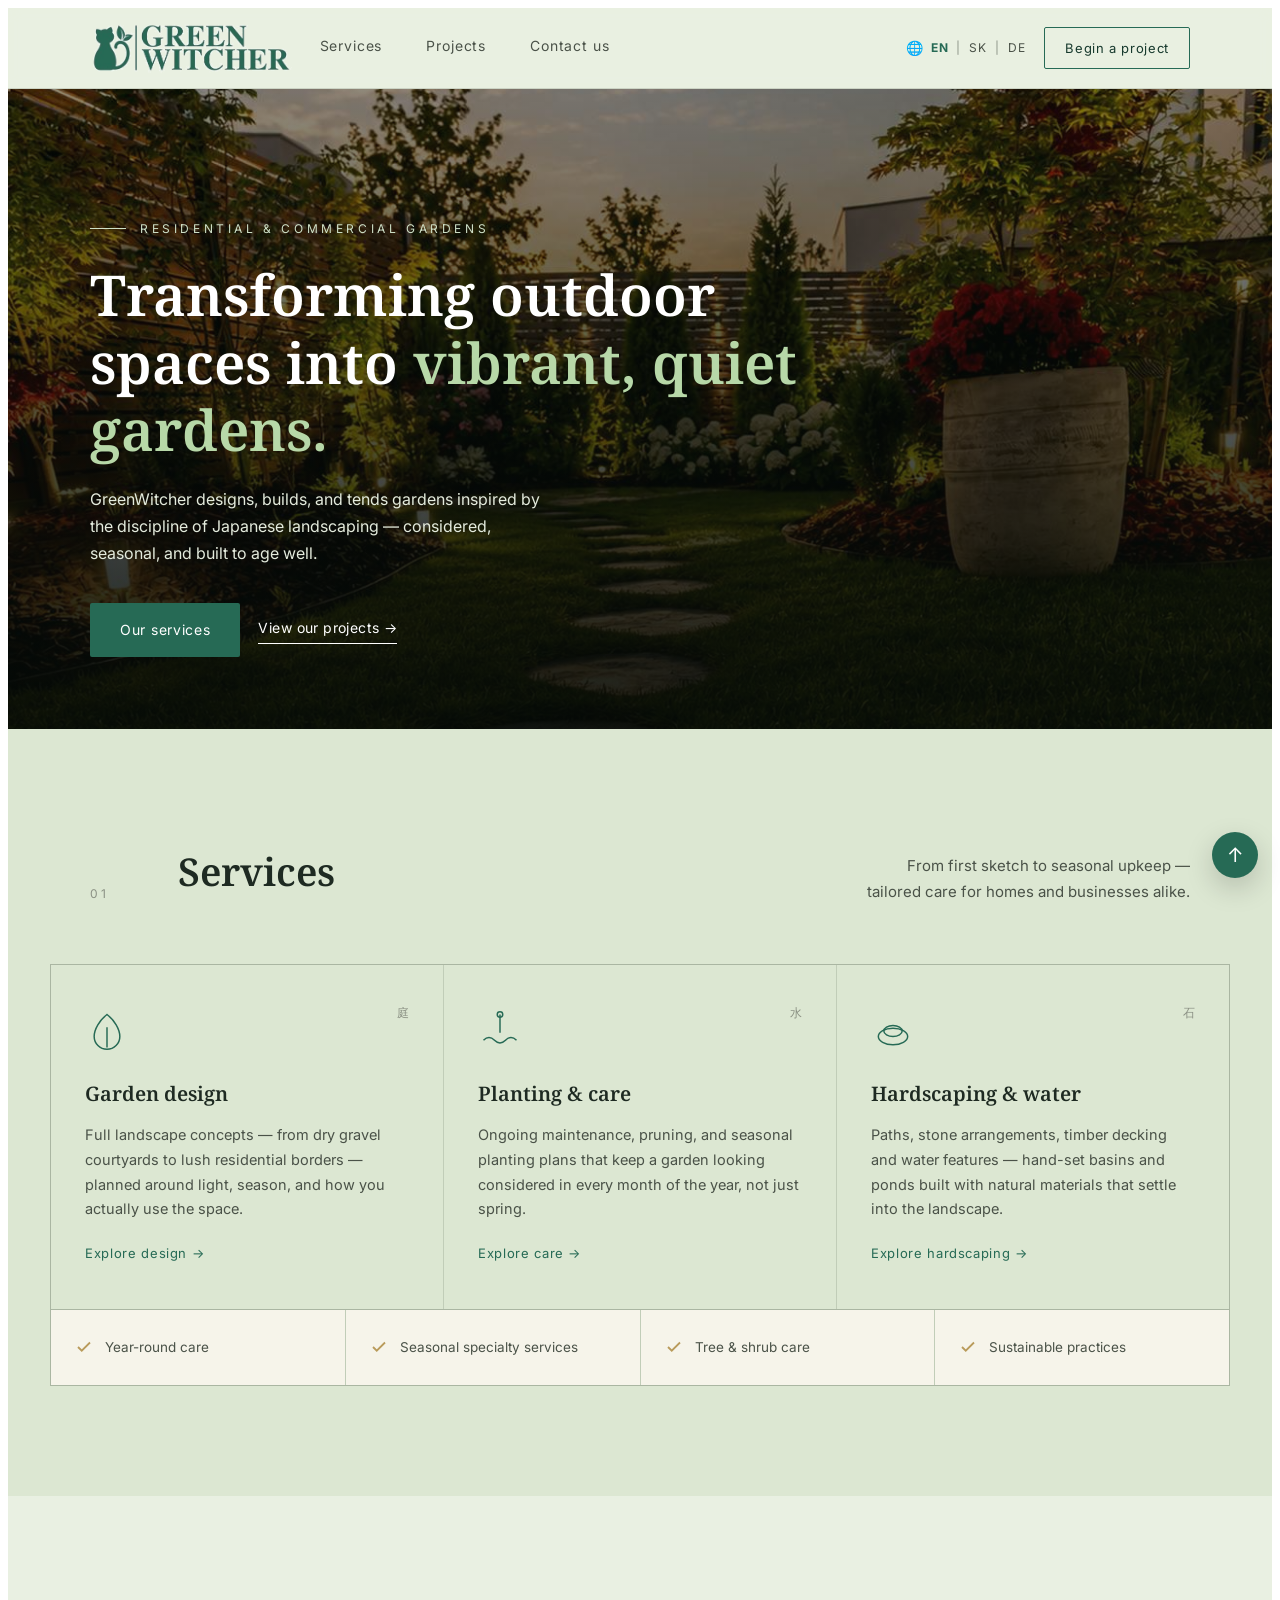
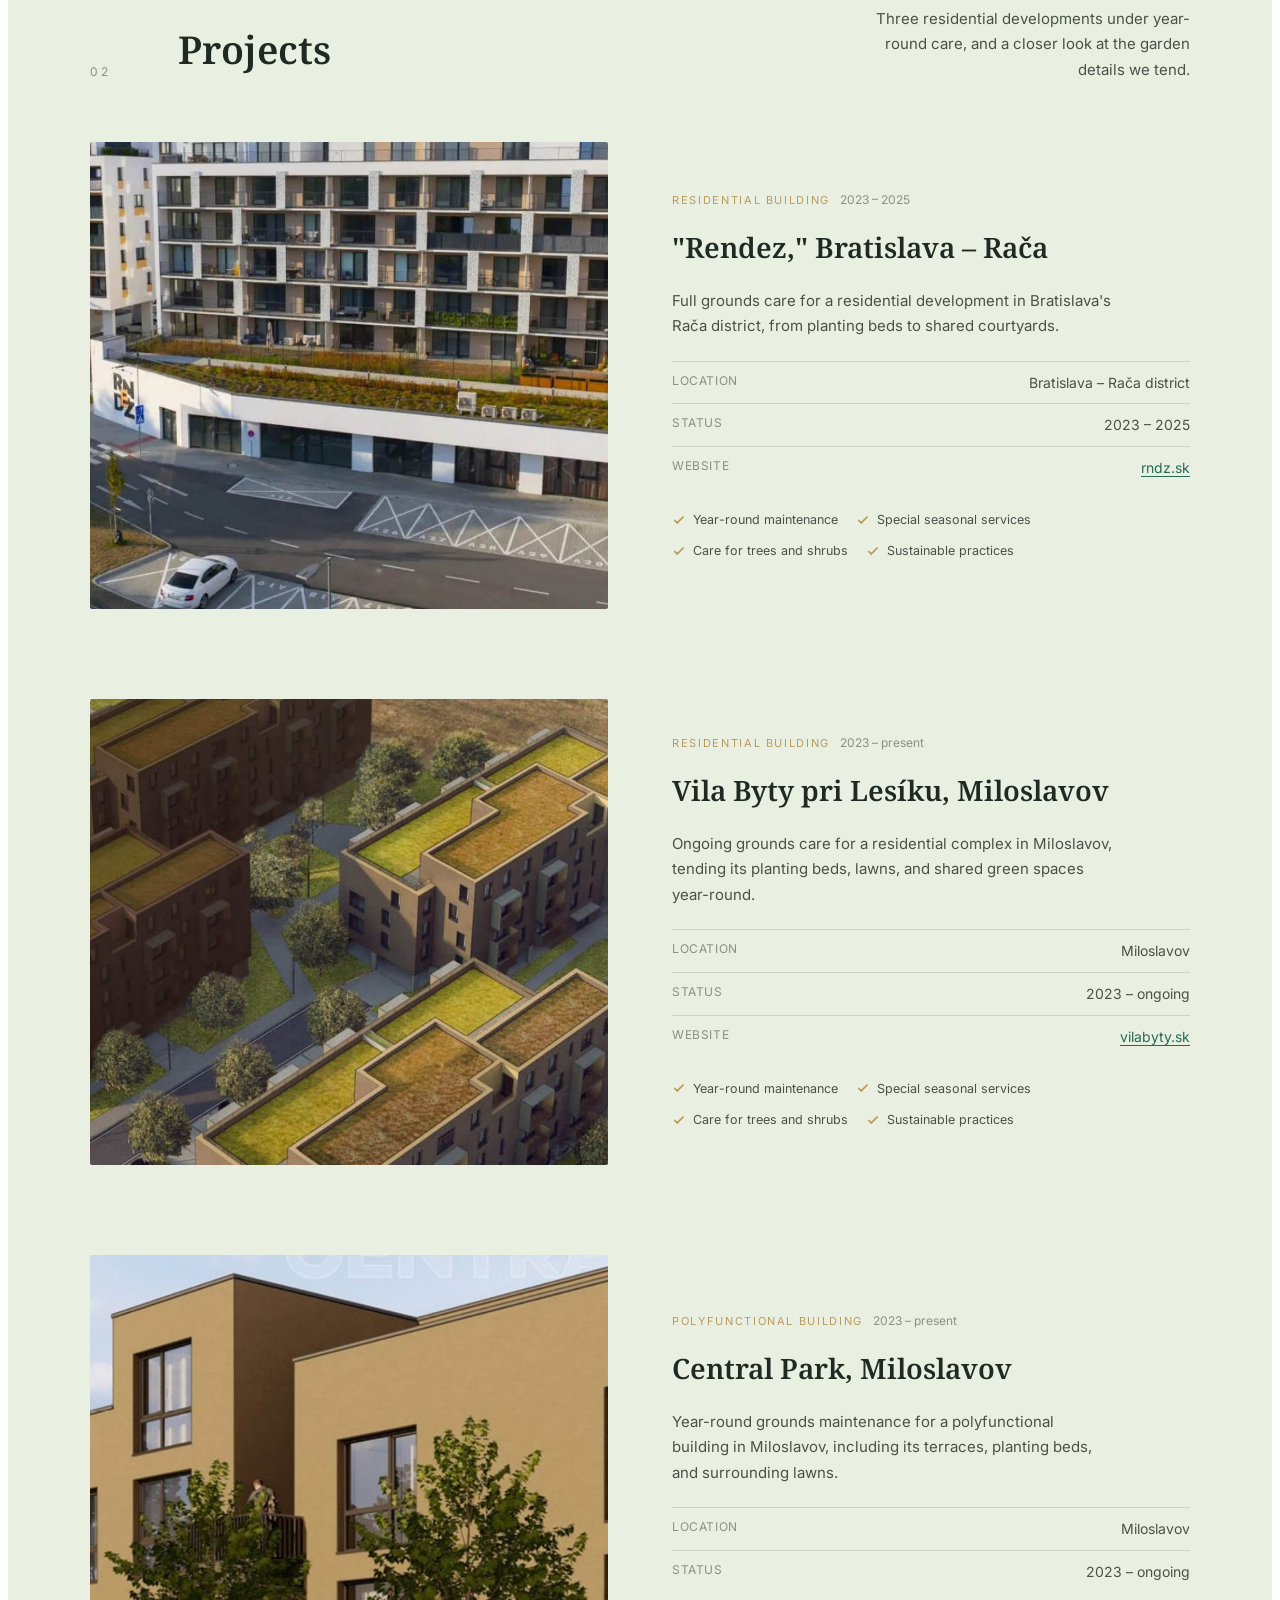
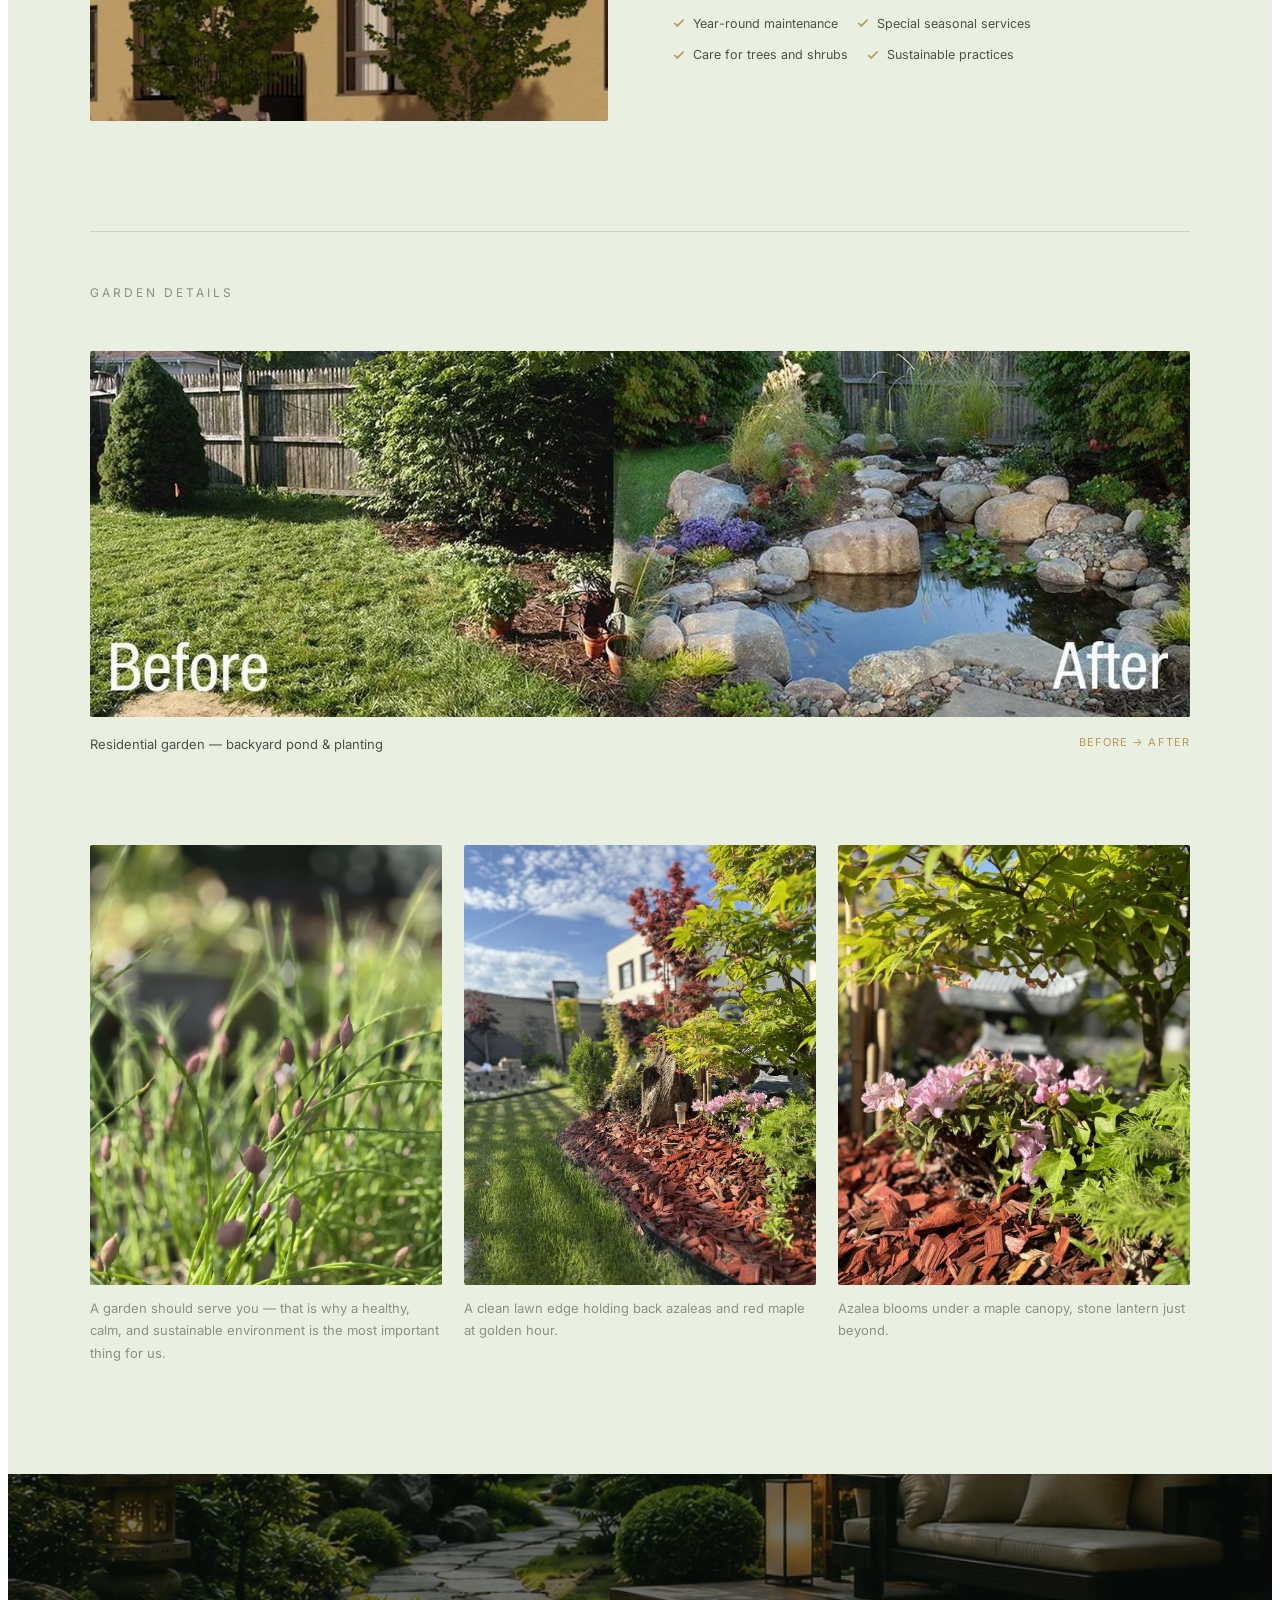
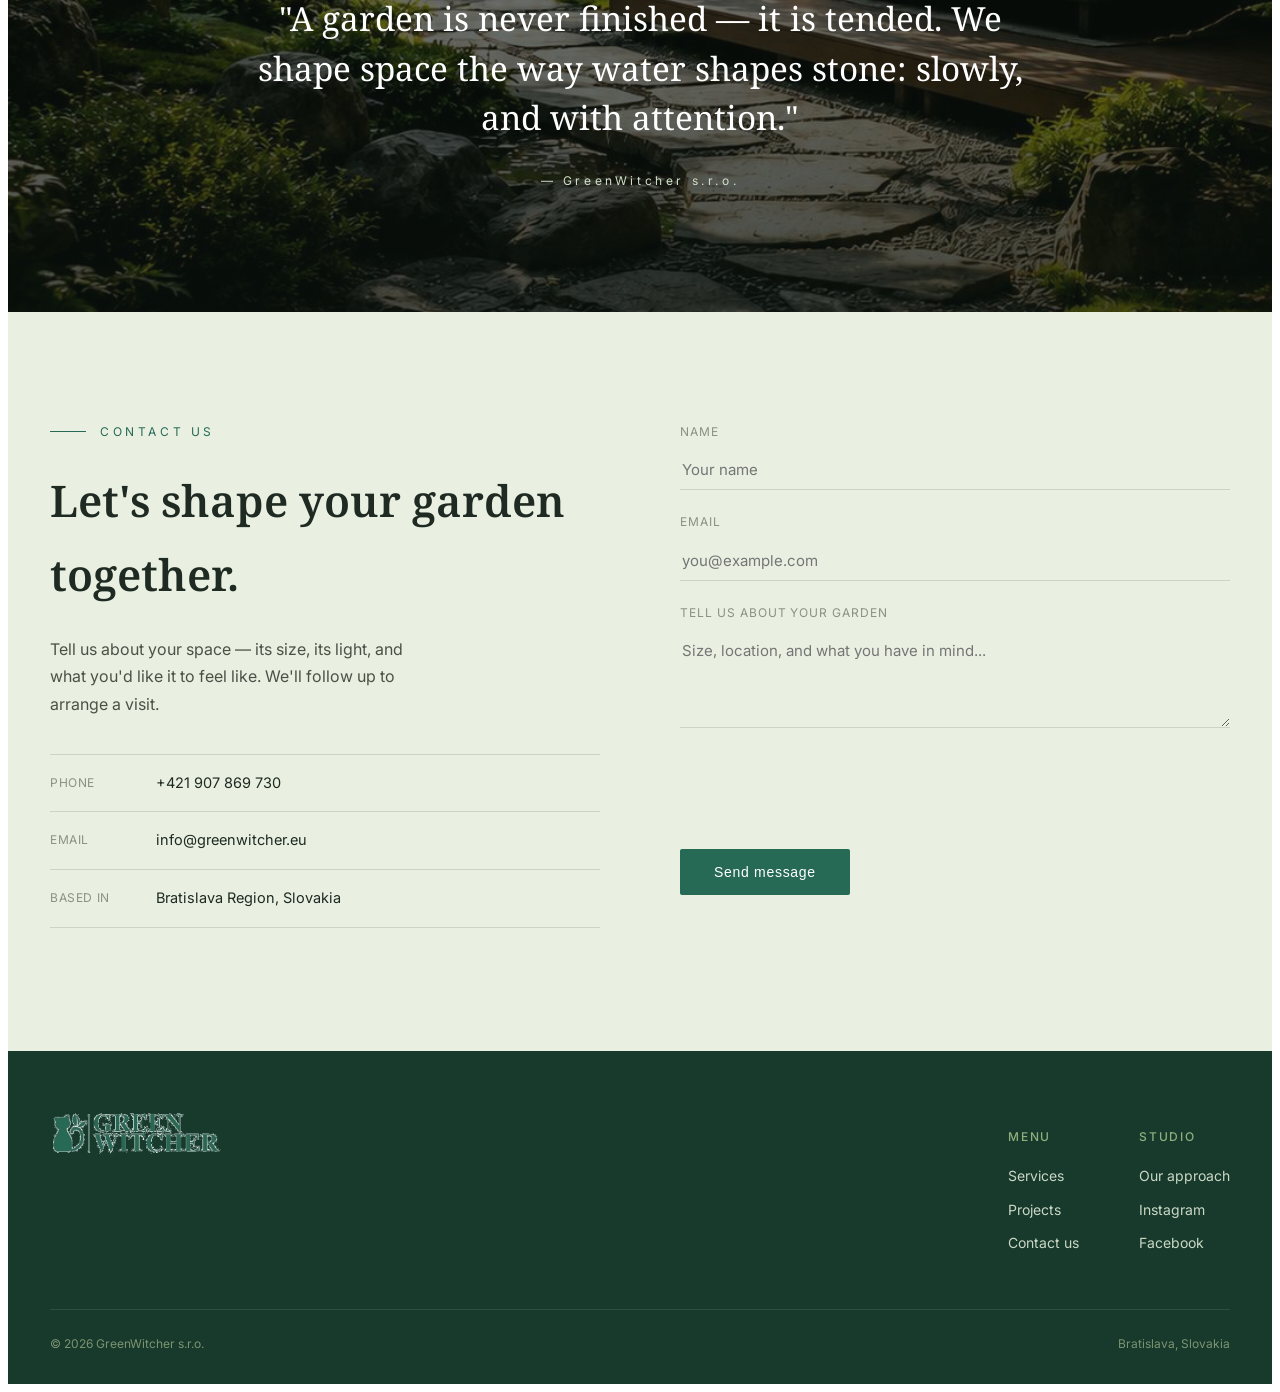
<file: en/index.html>
<!DOCTYPE html>
<html lang="en">
<head>
<meta charset="UTF-8">
<meta name="viewport" content="width=device-width, initial-scale=1">
<title>GreenWitcher — Gardens in the Japanese spirit</title>
<meta name="description" content="GreenWitcher designs, builds, and maintains private and commercial gardens in Slovakia.">
<link rel="preconnect" href="https://fonts.googleapis.com">
<link href="https://fonts.googleapis.com/css2?family=Inter:wght@300;400;500;600;700;800&family=Noto+Serif:wght@400;500;600;700;800&display=swap" rel="stylesheet">
<link rel="stylesheet" href="../assets/css/style.css">
<script src="https://challenges.cloudflare.com/turnstile/v0/api.js" async defer></script>
</head>
<body>
<div class="gw-page" id="top">
<header>
  <div class="nav">
    <a href="#" class="logo"><img src="../assets/images/gw-image-03.png" alt="GreenWitcher"></a>
    <nav class="menu">
      <a href="#services">Services</a>
      <a href="#projects">Projects</a>
      <a href="#contact">Contact us</a>
    </nav>
    <div class="nav-right">
      <div class="lang-switcher" aria-label="Language switcher">
        <span class="globe">🌐</span>
        <a href="/en/" class="active">EN</a>
        <span>|</span>
        <a href="/">SK</a>
        <span>|</span>
        <a href="/de/">DE</a>
      </div>
      <a href="#contact" class="nav-cta">Begin a project</a>
    </div>
  </div>
</header>

<section class="hero">
  <div class="hero-inner">
    <div class="hero-eyebrow"><span class="rule"></span> RESIDENTIAL &amp; COMMERCIAL GARDENS</div>
    <h1>Transforming outdoor spaces into <em>vibrant, quiet gardens.</em></h1>
    <p class="lede">GreenWitcher designs, builds, and tends gardens inspired by the discipline of Japanese landscaping — considered, seasonal, and built to age well.</p>
    <div class="hero-actions">
      <a href="#services" class="btn-primary">Our services</a>
      <a href="#projects" class="btn-ghost">View our projects →</a>
    </div>
  </div>
</section>

<section class="services section-pad" id="services">
  <div class="wrap">
    <div class="section-head">
      <div class="num">01</div>
      <h2>Services</h2>
      <div class="desc">From first sketch to seasonal upkeep — tailored care for homes and businesses alike.</div>
    </div>
  </div>
  <div class="service-grid">
    <div class="service-card">
      <span class="mark">庭</span>
      <svg class="icon" viewBox="0 0 48 48" fill="none" stroke="currentColor" stroke-width="1.6"><path d="M24 6c-8 6-14 16-14 24a14 14 0 0 0 28 0c0-8-6-18-14-24z"/><path d="M24 20v22"/></svg>
      <h3>Garden design</h3>
      <p>Full landscape concepts — from dry gravel courtyards to lush residential borders — planned around light, season, and how you actually use the space.</p>
      <a href="#" class="go">Explore design →</a>
    </div>
    <div class="service-card">
      <span class="mark">水</span>
      <svg class="icon" viewBox="0 0 48 48" fill="none" stroke="currentColor" stroke-width="1.6"><path d="M6 34c4-4 8-4 12 0s8 4 12 0 8-4 12 0"/><path d="M24 6v20"/><circle cx="24" cy="6" r="3"/></svg>
      <h3>Planting &amp; care</h3>
      <p>Ongoing maintenance, pruning, and seasonal planting plans that keep a garden looking considered in every month of the year, not just spring.</p>
      <a href="#" class="go">Explore care →</a>
    </div>
    <div class="service-card">
      <span class="mark">石</span>
      <svg class="icon" viewBox="0 0 48 48" fill="none" stroke="currentColor" stroke-width="1.6"><ellipse cx="24" cy="30" rx="16" ry="9"/><ellipse cx="24" cy="24" rx="10" ry="6"/></svg>
      <h3>Hardscaping &amp; water</h3>
      <p>Paths, stone arrangements, timber decking and water features — hand-set basins and ponds built with natural materials that settle into the landscape.</p>
      <a href="#" class="go">Explore hardscaping →</a>
    </div>
  </div>
  <div class="checklist-row">
    <div class="check-item"><svg viewBox="0 0 24 24" fill="none" stroke="currentColor" stroke-width="2.4"><path d="M4 12l5 5L20 6"/></svg> Year-round care</div>
    <div class="check-item"><svg viewBox="0 0 24 24" fill="none" stroke="currentColor" stroke-width="2.4"><path d="M4 12l5 5L20 6"/></svg> Seasonal specialty services</div>
    <div class="check-item"><svg viewBox="0 0 24 24" fill="none" stroke="currentColor" stroke-width="2.4"><path d="M4 12l5 5L20 6"/></svg> Tree &amp; shrub care</div>
    <div class="check-item"><svg viewBox="0 0 24 24" fill="none" stroke="currentColor" stroke-width="2.4"><path d="M4 12l5 5L20 6"/></svg> Sustainable practices</div>
  </div>
</section>

<section class="section-pad" id="projects">
  <div class="wrap">
    <div class="section-head">
      <div class="num">02</div>
      <h2>Projects</h2>
      <div class="desc">Three residential developments under year-round care, and a closer look at the garden details we tend.</div>
    </div>

    <div class="project-feature">
      <img src="../assets/images/gw-image-04.jpg" alt="Rendez residential building, Bratislava">
      <div>
        <div class="project-meta"><span class="tag">Residential building</span><span class="year">2023 – 2025</span></div>
        <h3>"Rendez," Bratislava – Rača</h3>
        <p>Full grounds care for a residential development in Bratislava's Rača district, from planting beds to shared courtyards.</p>
        <ul class="spec-list">
          <li><span>Location</span><span>Bratislava – Rača district</span></li>
          <li><span>Status</span><span>2023 – 2025</span></li>
          <li><span>Website</span><span><a href="http://rndz.sk/" target="_blank" rel="noopener">rndz.sk</a></span></li>
        </ul>
        <div class="feature-pills">
          <span><svg viewBox="0 0 24 24" fill="none" stroke="currentColor" stroke-width="3"><path d="M4 12l5 5L20 6"/></svg>Year-round maintenance</span>
          <span><svg viewBox="0 0 24 24" fill="none" stroke="currentColor" stroke-width="3"><path d="M4 12l5 5L20 6"/></svg>Special seasonal services</span>
          <span><svg viewBox="0 0 24 24" fill="none" stroke="currentColor" stroke-width="3"><path d="M4 12l5 5L20 6"/></svg>Care for trees and shrubs</span>
          <span><svg viewBox="0 0 24 24" fill="none" stroke="currentColor" stroke-width="3"><path d="M4 12l5 5L20 6"/></svg>Sustainable practices</span>
        </div>
      </div>
    </div>

    <div class="project-feature">
      <img src="../assets/images/gw-image-05.jpg" alt="Vila Byty pri Lesíku residential building, Miloslavov">
      <div>
        <div class="project-meta"><span class="tag">Residential building</span><span class="year">2023 – present</span></div>
        <h3>Vila Byty pri Lesíku, Miloslavov</h3>
        <p>Ongoing grounds care for a residential complex in Miloslavov, tending its planting beds, lawns, and shared green spaces year-round.</p>
        <ul class="spec-list">
          <li><span>Location</span><span>Miloslavov</span></li>
          <li><span>Status</span><span>2023 – ongoing</span></li>
          <li><span>Website</span><span><a href="https://vilabyty.sk/" target="_blank" rel="noopener">vilabyty.sk</a></span></li>
        </ul>
        <div class="feature-pills">
          <span><svg viewBox="0 0 24 24" fill="none" stroke="currentColor" stroke-width="3"><path d="M4 12l5 5L20 6"/></svg>Year-round maintenance</span>
          <span><svg viewBox="0 0 24 24" fill="none" stroke="currentColor" stroke-width="3"><path d="M4 12l5 5L20 6"/></svg>Special seasonal services</span>
          <span><svg viewBox="0 0 24 24" fill="none" stroke="currentColor" stroke-width="3"><path d="M4 12l5 5L20 6"/></svg>Care for trees and shrubs</span>
          <span><svg viewBox="0 0 24 24" fill="none" stroke="currentColor" stroke-width="3"><path d="M4 12l5 5L20 6"/></svg>Sustainable practices</span>
        </div>
      </div>
    </div>

    <div class="project-feature">
      <img src="../assets/images/gw-image-06.jpg" alt="Central Park Miloslavov polyfunctional building">
      <div>
        <div class="project-meta"><span class="tag">Polyfunctional building</span><span class="year">2023 – present</span></div>
        <h3>Central Park, Miloslavov</h3>
        <p>Year-round grounds maintenance for a polyfunctional building in Miloslavov, including its terraces, planting beds, and surrounding lawns.</p>
        <ul class="spec-list">
          <li><span>Location</span><span>Miloslavov</span></li>
          <li><span>Status</span><span>2023 – ongoing</span></li>
        </ul>
        <div class="feature-pills">
          <span><svg viewBox="0 0 24 24" fill="none" stroke="currentColor" stroke-width="3"><path d="M4 12l5 5L20 6"/></svg>Year-round maintenance</span>
          <span><svg viewBox="0 0 24 24" fill="none" stroke="currentColor" stroke-width="3"><path d="M4 12l5 5L20 6"/></svg>Special seasonal services</span>
          <span><svg viewBox="0 0 24 24" fill="none" stroke="currentColor" stroke-width="3"><path d="M4 12l5 5L20 6"/></svg>Care for trees and shrubs</span>
          <span><svg viewBox="0 0 24 24" fill="none" stroke="currentColor" stroke-width="3"><path d="M4 12l5 5L20 6"/></svg>Sustainable practices</span>
        </div>
      </div>
    </div>

    <div style="margin:20px 0 46px; padding-top:46px; border-top:1px solid var(--stone-line);">
      <span style="font-size:12px; letter-spacing:0.25em; text-transform:uppercase; color:var(--stone);">Garden details</span>
    </div>

    <div class="pond-banner">
      <img src="../assets/images/gw-image-07-en.jpg" alt="Pond before and after transformation">
      <div class="cap">
        <span>Residential garden — backyard pond &amp; planting</span>
        <span class="tag">Before → After</span>
      </div>
    </div>

    <div class="gallery-grid">
      <figure>
        <img src="../assets/images/gw-image-08.jpg" alt="Planting bed with stone lantern and Japanese maple">
        <figcaption>A garden should serve you — that is why a healthy, calm, and sustainable environment is the most important thing for us.</figcaption>
      </figure>
      <figure>
        <img src="../assets/images/gw-image-09.jpg" alt="Lawn edge with azaleas at golden hour">
        <figcaption>A clean lawn edge holding back azaleas and red maple at golden hour.</figcaption>
      </figure>
      <figure>
        <img src="../assets/images/gw-image-10.jpg" alt="Azalea blooms beneath a Japanese maple with stone lantern">
        <figcaption>Azalea blooms under a maple canopy, stone lantern just beyond.</figcaption>
      </figure>
    </div>
  </div>
</section>

<section class="philosophy">
  <p class="quote">"A garden is never finished — it is tended. We shape space the way water shapes stone: slowly, and with attention."</p>
  <div class="signoff">— GreenWitcher s.r.o.</div>
</section>

<section class="section-pad" id="contact">
  <div class="contact-grid">
    <div class="contact-info">
      <div class="hero-eyebrow" style="color:var(--brand)"><span class="rule" style="background:var(--brand)"></span> CONTACT US</div>
      <h2>Let's shape your garden together.</h2>
      <p>Tell us about your space — its size, its light, and what you'd like it to feel like. We'll follow up to arrange a visit.</p>
      <div class="info-line"><span class="label">Phone</span><span>+421 907 869 730</span></div>
      <div class="info-line"><span class="label">Email</span><span>info@greenwitcher.eu</span></div>
      <div class="info-line"><span class="label">Based in</span><span>Bratislava Region, Slovakia</span></div>
    </div>
    <form class="contact-form" data-lang="en">
      <div class="field"><label>Name</label><input type="text" name="name" autocomplete="name" maxlength="100" required placeholder="Your name"></div>
      <div class="field"><label>Email</label><input type="email" name="email" autocomplete="email" maxlength="254" required placeholder="you@example.com"></div>
      <div class="field"><label>Tell us about your garden</label><textarea name="message" rows="4" minlength="10" maxlength="3000" required placeholder="Size, location, and what you have in mind..."></textarea></div>
      <div class="hp-field" aria-hidden="true"><label>Website<input type="text" name="website" tabindex="-1" autocomplete="off"></label></div>
      <div class="cf-turnstile" data-sitekey="0x4AAAAAAD3UXM8Ik8LOrigP" data-theme="light" aria-label="Spam protection"></div>
      <button class="submit-btn" type="submit" data-default="Send message" data-sending="Sending...">Send message</button>
      <p class="form-status" role="status" aria-live="polite" data-success="Thank you! Your message has been sent. We will get back to you shortly." data-error="We could not send your message. Please try again or email info@greenwitcher.eu."></p>
    </form>
  </div>
</section>

<footer>
  <div class="footer-top">
    <div class="footer-logo"><img src="../assets/images/gw-image-11.png" alt="GreenWitcher"></div>
    <div class="footer-links">
      <div class="footer-col">
        <h4>Menu</h4>
        <a href="#services">Services</a>
        <a href="#projects">Projects</a>
        <a href="#contact">Contact us</a>
      </div>
      <div class="footer-col">
        <h4>Studio</h4>
        <a href="#">Our approach</a>
        <a href="#">Instagram</a>
        <a href="#">Facebook</a>
      </div>
    </div>
  </div>
  <div class="footer-bottom">
    <span>© 2026 GreenWitcher s.r.o.</span>
    <span>Bratislava, Slovakia</span>
  </div>
</footer>
<a href="#top" class="back-to-top" aria-label="Back to top">&#8593;</a>
</div>

<script src="../assets/js/contact-form.js" defer></script>
</body>
</html>
</file>
<file: assets/css/style.css>
.gw-page{
    --sage:#E9F0E2;
    --sage-deep:#DCE7D2;
    --paper:#F6F4EA;
    --ink:#1E2A22;
    --ink-soft:#4A5248;
    --brand:#266A55;
    --brand-dark:#173A2D;
    --forest:#1F4A38;
    --stone:#8B9184;
    --stone-line: rgba(30,42,34,0.14);
    --gold:#B99B5B;
    --radius: 2px;
  }.gw-page *{box-sizing:border-box;}.gw-page{scroll-behavior:smooth;}.gw-page{
    margin:0;
    background:var(--sage);
    color:var(--ink);
    font-family:'Inter', sans-serif;
    font-weight:400;
    line-height:1.7;
    -webkit-font-smoothing:antialiased;
  }.gw-page h1, .gw-page h2, .gw-page h3, .gw-page .mincho{
    font-family:'Noto Serif', serif;
    font-weight:600;
    margin:0;
    color:var(--ink);
  }.gw-page a{color:inherit; text-decoration:none;}.gw-page img{max-width:100%; display:block;}.gw-page .wrap{max-width:1180px; margin:0 auto; padding:0 40px;}.gw-page /* ---------- NAV ---------- */
  header{
    position:sticky; top:0; z-index:50;
    background:rgba(233,240,226,0.9);
    backdrop-filter: blur(6px);
    border-bottom:1px solid var(--stone-line);
  }.gw-page .nav{
    display:flex; align-items:center; justify-content:space-between;
    padding:14px 40px;
    max-width:1180px; margin:0 auto;
  }.gw-page .logo img{height:52px; width:auto;}.gw-page nav.menu{display:flex; gap:44px; align-items:center;}.gw-page nav.menu a{
    font-size:14px; letter-spacing:0.06em;
    position:relative; padding-bottom:4px;
    color:var(--ink-soft);
    transition:color .25s ease;
  }.gw-page nav.menu a::after{
    content:"";
    position:absolute; left:0; bottom:0;
    width:0; height:1px; background:var(--gold);
    transition:width .3s ease;
  }.gw-page nav.menu a:hover{color:var(--ink);}.gw-page nav.menu a:hover::after{width:100%;}.gw-page .nav-cta{
    font-size:13px; letter-spacing:0.05em;
    border:1px solid var(--brand);
    color:var(--brand-dark);
    padding:9px 20px;
    border-radius: var(--radius);
    transition: all .25s ease;
  }.gw-page .nav-cta:hover{background:var(--brand); border-color:var(--brand); color:#fff;}.gw-page /* ---------- HERO ---------- */
  .hero{
    position:relative;
    min-height:640px;
    display:flex; align-items:flex-end;
    background-image:
      linear-gradient(180deg, rgba(6,12,9,0.45) 0%, rgba(5,10,7,0.88) 90%),
      url('../images/gw-image-01.jpg');
    background-size:cover; background-position:center 30%;
    color:#fff;
  }.gw-page .hero-inner{
    max-width:1180px; margin:0 auto; padding:0 40px 72px;
    width:100%;
  }.gw-page .hero-eyebrow{
    display:flex; align-items:center; gap:14px;
    font-size:12px; letter-spacing:0.3em; text-transform:uppercase;
    color:#CFE0C8; margin-bottom:22px;
  }.gw-page .hero-eyebrow .rule{width:36px; height:1px; background:#CFE0C8;}.gw-page .hero h1{
    font-size:clamp(34px, 4.4vw, 58px);
    line-height:1.2;
    max-width:820px;
    color:#fff;
  }.gw-page .hero h1 em{font-style:normal; color:#B7D8A8;}.gw-page .hero p.lede{
    max-width:460px; margin-top:22px;
    color:#E4EBDD; font-size:16px;
  }.gw-page .hero-actions{display:flex; gap:18px; margin-top:36px; align-items:center;}.gw-page .btn-primary{
    background:var(--brand); color:#fff;
    padding:15px 30px; font-size:14px; letter-spacing:0.05em;
    border-radius:var(--radius);
    transition:background .25s ease;
    display:inline-block;
  }.gw-page .btn-primary:hover{background:var(--brand-dark);}.gw-page .btn-ghost{
    font-size:14px; letter-spacing:0.03em;
    border-bottom:1px solid #fff;
    padding-bottom:3px; color:#fff;
  }.gw-page /* ---------- SECTION SHELL ---------- */
  section{position:relative; z-index:2;}.gw-page .section-pad{padding:110px 40px;}.gw-page .divider{max-width:1180px; margin:0 auto; border:none; border-top:1px solid var(--stone-line);}.gw-page .section-head{
    display:grid; grid-template-columns: 60px 1fr auto;
    gap:28px; align-items:end;
    margin-bottom:60px;
  }.gw-page .section-head .num{color:var(--stone); font-size:12px; letter-spacing:0.25em;}.gw-page .section-head h2{font-size:clamp(28px,3vw,42px);}.gw-page .section-head .desc{max-width:340px; color:var(--ink-soft); font-size:15px; justify-self:end; text-align:right;}.gw-page /* ---------- SERVICES ---------- */
  .services{background:var(--sage-deep);}.gw-page .service-grid{
    max-width:1180px; margin:0 auto;
    display:grid; grid-template-columns:repeat(3,1fr); gap:1px;
    background:var(--stone-line);
    border:1px solid var(--stone-line);
  }.gw-page .service-card{
    background:var(--sage-deep);
    padding:44px 34px;
    position:relative;
    transition: background .3s ease;
    min-height:300px;
    display:flex; flex-direction:column;
  }.gw-page .service-card:hover{background:var(--paper);}.gw-page .service-card .icon{width:44px; height:44px; margin-bottom:24px; color:var(--brand);}.gw-page .service-card h3{font-size:20px; margin-bottom:12px;}.gw-page .service-card p{color:var(--ink-soft); font-size:14.5px; margin:0 0 20px; flex:1;}.gw-page .service-card .go{font-size:13px; letter-spacing:0.05em; color:var(--brand); border-bottom:1px solid transparent;}.gw-page .service-card:hover .go{border-color:var(--brand);}.gw-page .service-card .mark{position:absolute; top:38px; right:34px; font-family:'Noto Serif',serif; font-size:12px; color:var(--stone);}.gw-page .checklist-row{
    max-width:1180px; margin:0 auto;
    display:grid; grid-template-columns:repeat(4,1fr); gap:1px;
    background:var(--stone-line); border-left:1px solid var(--stone-line); border-right:1px solid var(--stone-line); border-bottom:1px solid var(--stone-line);
  }.gw-page .check-item{
    background:var(--paper);
    padding:26px 24px;
    display:flex; align-items:center; gap:12px;
    font-size:13.5px; color:var(--ink-soft);
  }.gw-page .check-item svg{flex-shrink:0; width:18px; height:18px; color:var(--gold);}.gw-page /* ---------- PROJECTS ---------- */
  .project-feature{
    max-width:1180px; margin:0 auto;
    display:grid; grid-template-columns:1fr 1fr; gap:64px; align-items:center;
    padding-bottom:90px;
  }.gw-page .project-feature img{border-radius:var(--radius); width:100%; aspect-ratio:4/3.6; object-fit:cover;}.gw-page .project-meta{display:flex; gap:10px; align-items:baseline; margin-bottom:14px;}.gw-page .project-meta .tag{font-size:11px; letter-spacing:0.15em; text-transform:uppercase; color:var(--gold);}.gw-page .project-meta .year{font-size:12px; color:var(--stone);}.gw-page .project-feature h3{font-size:28px; margin-bottom:16px;}.gw-page .project-feature p{color:var(--ink-soft); font-size:15px; max-width:440px; margin-bottom:10px;}.gw-page .spec-list{list-style:none; padding:0; margin:22px 0 0;}.gw-page .spec-list li{font-size:14px; color:var(--ink-soft); padding:9px 0; border-top:1px solid var(--stone-line); display:flex; justify-content:space-between;}.gw-page .spec-list li span:first-child{color:var(--stone); font-size:12px; text-transform:uppercase; letter-spacing:0.05em;}.gw-page .spec-list li a{color:var(--brand); border-bottom:1px solid var(--brand);}.gw-page .feature-pills{display:flex; flex-wrap:wrap; gap:10px 18px; margin-top:20px;}.gw-page .feature-pills span{
    display:flex; align-items:center; gap:7px;
    font-size:12.5px; color:var(--ink-soft);
  }.gw-page .feature-pills svg{width:14px; height:14px; color:var(--gold); flex-shrink:0;}.gw-page .pond-banner{max-width:1180px; margin:0 auto 90px; position:relative;}.gw-page .pond-banner img{width:100%; border-radius:var(--radius);}.gw-page .pond-banner .cap{
    display:flex; justify-content:space-between; margin-top:16px;
    font-size:13px; color:var(--ink-soft);
  }.gw-page .pond-banner .cap .tag{color:var(--gold); letter-spacing:0.1em; text-transform:uppercase; font-size:11px;}.gw-page .gallery-grid{
    max-width:1180px; margin:0 auto;
    display:grid; grid-template-columns:repeat(3,1fr); gap:22px;
  }.gw-page .gallery-grid figure{margin:0;}.gw-page .gallery-grid img{width:100%; aspect-ratio:4/5; object-fit:cover; border-radius:var(--radius);}.gw-page .gallery-grid figcaption{margin-top:12px; font-size:13px; color:var(--stone);}.gw-page /* ---------- PHILOSOPHY ---------- */
  .philosophy{
    position:relative;
    background-image:
      linear-gradient(180deg, rgba(10,18,13,0.55), rgba(10,18,13,0.75)),
      url('../images/gw-image-02.jpg');
    background-size:cover; background-position:center;
    color:#fff;
    padding:120px 40px; text-align:center;
  }.gw-page .philosophy p.quote{
    font-family:'Noto Serif',serif;
    font-size:clamp(22px,2.6vw,34px);
    max-width:820px; margin:0 auto; line-height:1.5;
  }.gw-page .philosophy .signoff{margin-top:28px; font-size:12px; letter-spacing:0.3em; color:#CFE0C8;}.gw-page /* ---------- CONTACT ---------- */
  .contact-grid{
    max-width:1180px; margin:0 auto;
    display:grid; grid-template-columns:1fr 1fr; gap:80px;
  }.gw-page .contact-info h2{font-size:clamp(30px,3.4vw,44px); margin-bottom:24px;}.gw-page .contact-info p{color:var(--ink-soft); max-width:380px; margin-bottom:36px;}.gw-page .info-line{display:flex; gap:16px; padding:16px 0; border-top:1px solid var(--stone-line); font-size:14.5px;}.gw-page .info-line:last-child{border-bottom:1px solid var(--stone-line);}.gw-page .info-line .label{width:90px; color:var(--stone); letter-spacing:0.05em; font-size:12px; text-transform:uppercase; padding-top:2px;}.gw-page form{display:flex; flex-direction:column; gap:22px;}.gw-page .field{display:flex; flex-direction:column; gap:8px;}.gw-page .field label{font-size:12px; letter-spacing:0.08em; text-transform:uppercase; color:var(--stone);}.gw-page .field input, .gw-page .field textarea{
    background:transparent; border:none; border-bottom:1px solid var(--stone-line);
    padding:10px 2px; font-family:inherit; font-size:15px; color:var(--ink); outline:none;
  }.gw-page .field input:focus, .gw-page .field textarea:focus{border-color:var(--brand);}.gw-page .submit-btn{
    align-self:flex-start; margin-top:10px;
    background:var(--brand); color:#fff;
    padding:15px 34px; font-size:14px; letter-spacing:0.05em; border:none;
    border-radius:var(--radius); cursor:pointer;
    transition:background .25s ease;
  }.gw-page .submit-btn:hover{background:var(--brand-dark);}.gw-page /* ---------- FOOTER ---------- */
  footer{background:var(--brand-dark); color:#CBD8C4; padding:60px 40px 30px;}.gw-page .footer-top{
    max-width:1180px; margin:0 auto;
    display:flex; justify-content:space-between; align-items:flex-start;
    padding-bottom:44px; border-bottom:1px solid rgba(255,255,255,0.1);
  }.gw-page .footer-logo img{height:44px;}.gw-page .footer-links{display:flex; gap:60px;}.gw-page .footer-col h4{font-size:12px; letter-spacing:0.15em; text-transform:uppercase; color:#8FB07C; margin-bottom:16px; font-weight:500;}.gw-page .footer-col a{display:block; font-size:14px; margin-bottom:10px; color:#CBD8C4;}.gw-page .footer-col a:hover{color:#fff;}.gw-page .footer-bottom{max-width:1180px; margin:0 auto; padding-top:24px; display:flex; justify-content:space-between; font-size:12px; color:#7C9370;}.gw-page @media (max-width: 880px){
    nav.menu{display:none;}
    .section-head{grid-template-columns:1fr; gap:14px;}
    .section-head .desc{justify-self:start; text-align:left;}
    .service-grid{grid-template-columns:1fr;}
    .checklist-row{grid-template-columns:1fr 1fr;}
    .project-feature{grid-template-columns:1fr; gap:28px;}
    .gallery-grid{grid-template-columns:1fr;}
    .contact-grid{grid-template-columns:1fr; gap:56px;}
    .footer-top{flex-direction:column; gap:36px;}
    .wrap, .nav{padding-left:24px; padding-right:24px;}
    .section-pad{padding:76px 24px;}
    .hero-inner{padding:0 24px 56px;}
  }



/* ---------- LANGUAGE SWITCHER + EASY NAVIGATION ---------- */
.gw-page header{
  position: sticky !important;
  top: 0 !important;
  z-index: 9999 !important;
}
.gw-page .nav-right{
  display:flex;
  align-items:center;
  gap:18px;
}
.gw-page .lang-switcher{
  display:flex;
  align-items:center;
  gap:8px;
  font-size:12px;
  letter-spacing:.08em;
  color:var(--ink-soft);
  white-space:nowrap;
}
.gw-page .lang-switcher .globe{font-size:14px; letter-spacing:0;}
.gw-page .lang-switcher a{color:var(--ink-soft); transition:color .25s ease;}
.gw-page .lang-switcher a:hover,
.gw-page .lang-switcher a.active{color:var(--brand); font-weight:700;}
.gw-page section,
.gw-page #services,
.gw-page #projects,
.gw-page #contact{
  scroll-margin-top:96px;
}
.gw-page .back-to-top{
  position:fixed;
  right:22px;
  bottom:22px;
  z-index:9999;
  width:46px;
  height:46px;
  border-radius:50%;
  display:flex;
  align-items:center;
  justify-content:center;
  background:var(--brand);
  color:#fff;
  font-size:20px;
  box-shadow:0 10px 28px rgba(0,0,0,.18);
  transition:background .25s ease, transform .25s ease;
}
.gw-page .back-to-top:hover{background:var(--brand-dark); transform:translateY(-2px);}
@media (max-width: 880px){
  .gw-page .nav{gap:16px; flex-wrap:wrap;}
  .gw-page .nav-right{margin-left:auto; gap:12px;}
  .gw-page .lang-switcher{font-size:11px;}
  .gw-page .back-to-top{width:42px; height:42px; right:16px; bottom:16px;}
}



/* ---------- FINAL HEADER ALIGNMENT FIX ---------- */
.gw-page .nav{
  display:flex;
  align-items:center;
  justify-content:space-between;
  gap:28px;
}
.gw-page .nav-right{
  display:flex;
  align-items:center;
  gap:18px;
  margin-left:auto;
}
.gw-page .lang-switcher{
  display:flex;
  align-items:center;
  gap:8px;
  font-size:12px;
  letter-spacing:.08em;
  color:var(--ink-soft);
  white-space:nowrap;
}
.gw-page .lang-switcher .globe{font-size:14px; letter-spacing:0;}
.gw-page .lang-switcher a{color:var(--ink-soft); transition:color .25s ease;}
.gw-page .lang-switcher a:hover,
.gw-page .lang-switcher a.active{color:var(--brand); font-weight:700;}
.gw-page .lang-switcher span{color:var(--stone);}
@media (max-width: 880px){
  .gw-page .nav{gap:16px; flex-wrap:wrap;}
  .gw-page .nav-right{margin-left:auto; gap:12px;}
  .gw-page .lang-switcher{font-size:11px;}
}
/* Contact form functionality */
.gw-page .hp-field{position:absolute!important;left:-10000px!important;width:1px!important;height:1px!important;overflow:hidden!important;}
.gw-page .cf-turnstile{min-height:65px;margin-top:2px;}
.gw-page .submit-btn:disabled{opacity:.65;cursor:wait;}
.gw-page .form-status{min-height:1.6em;margin:2px 0 0;font-size:14px;line-height:1.5;}
.gw-page .form-status.is-success{color:var(--brand-dark);}
.gw-page .form-status.is-error{color:#9b2c2c;}
</file>
